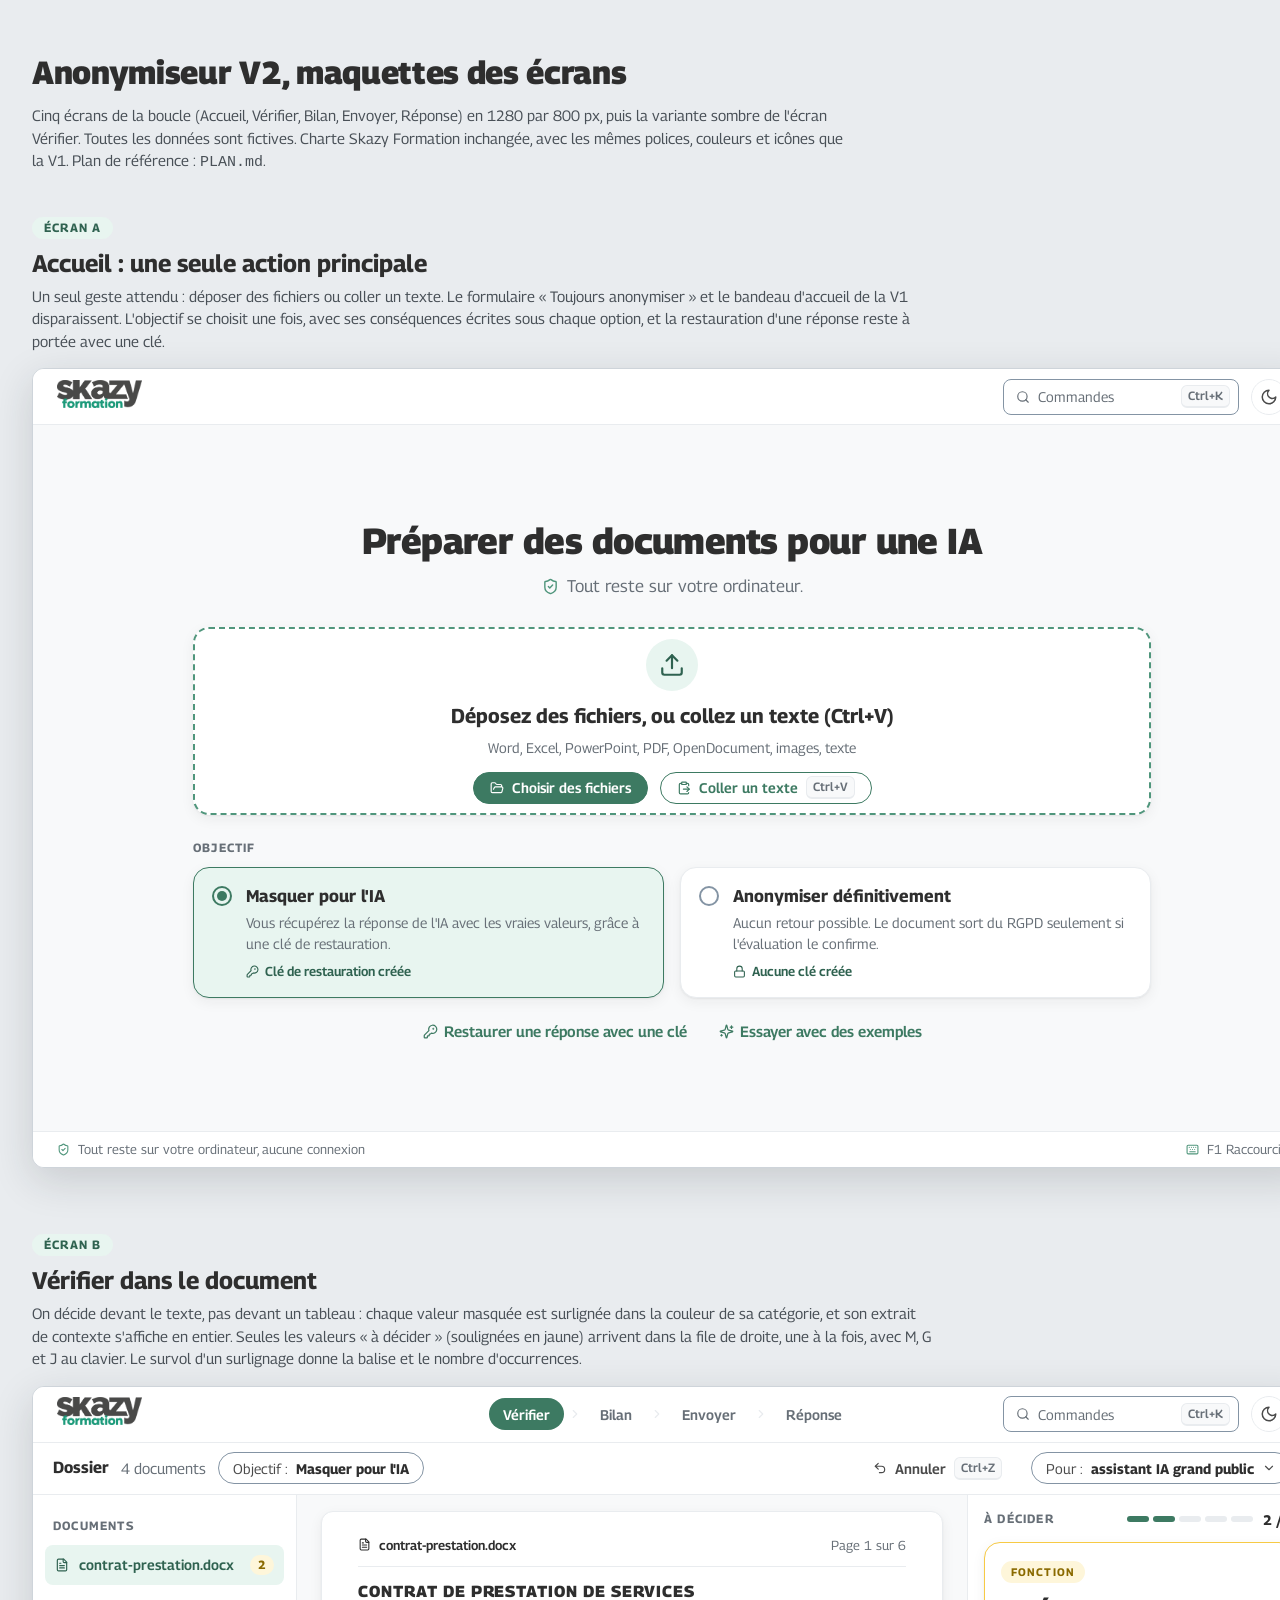
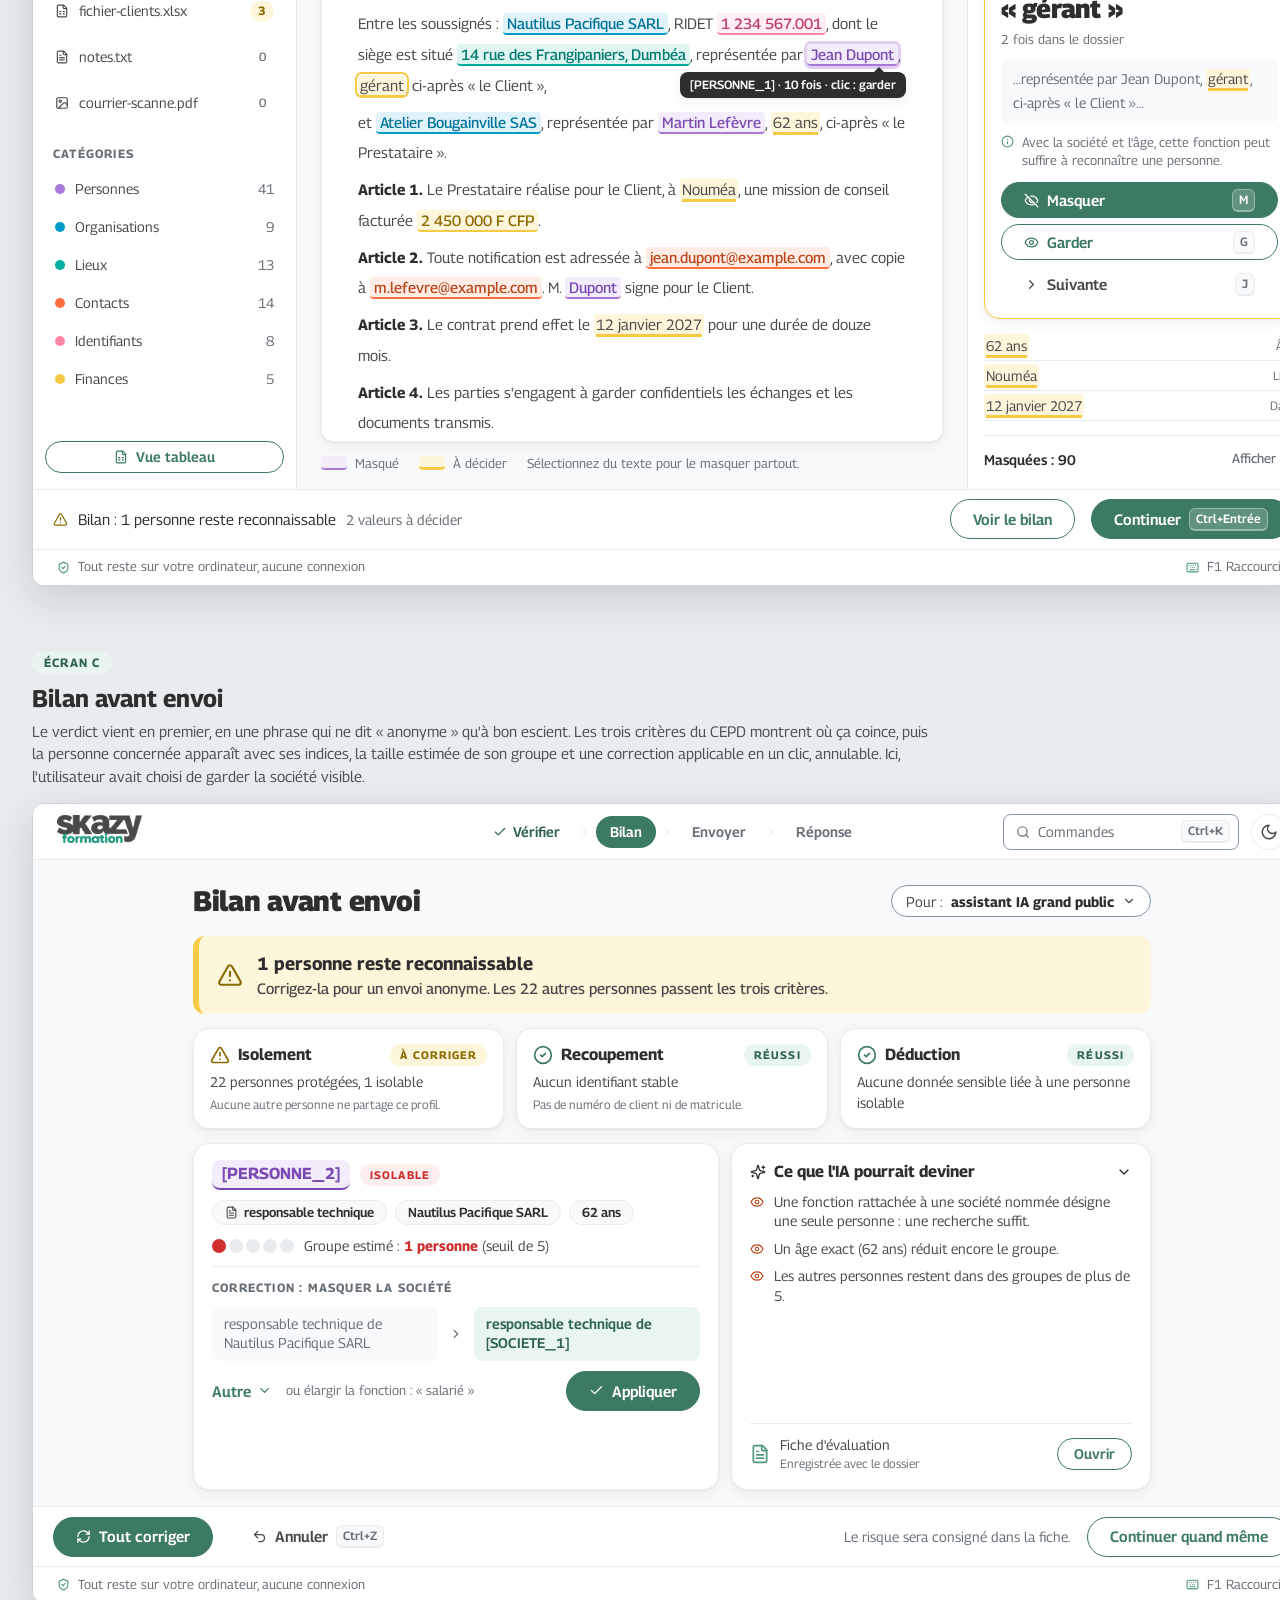
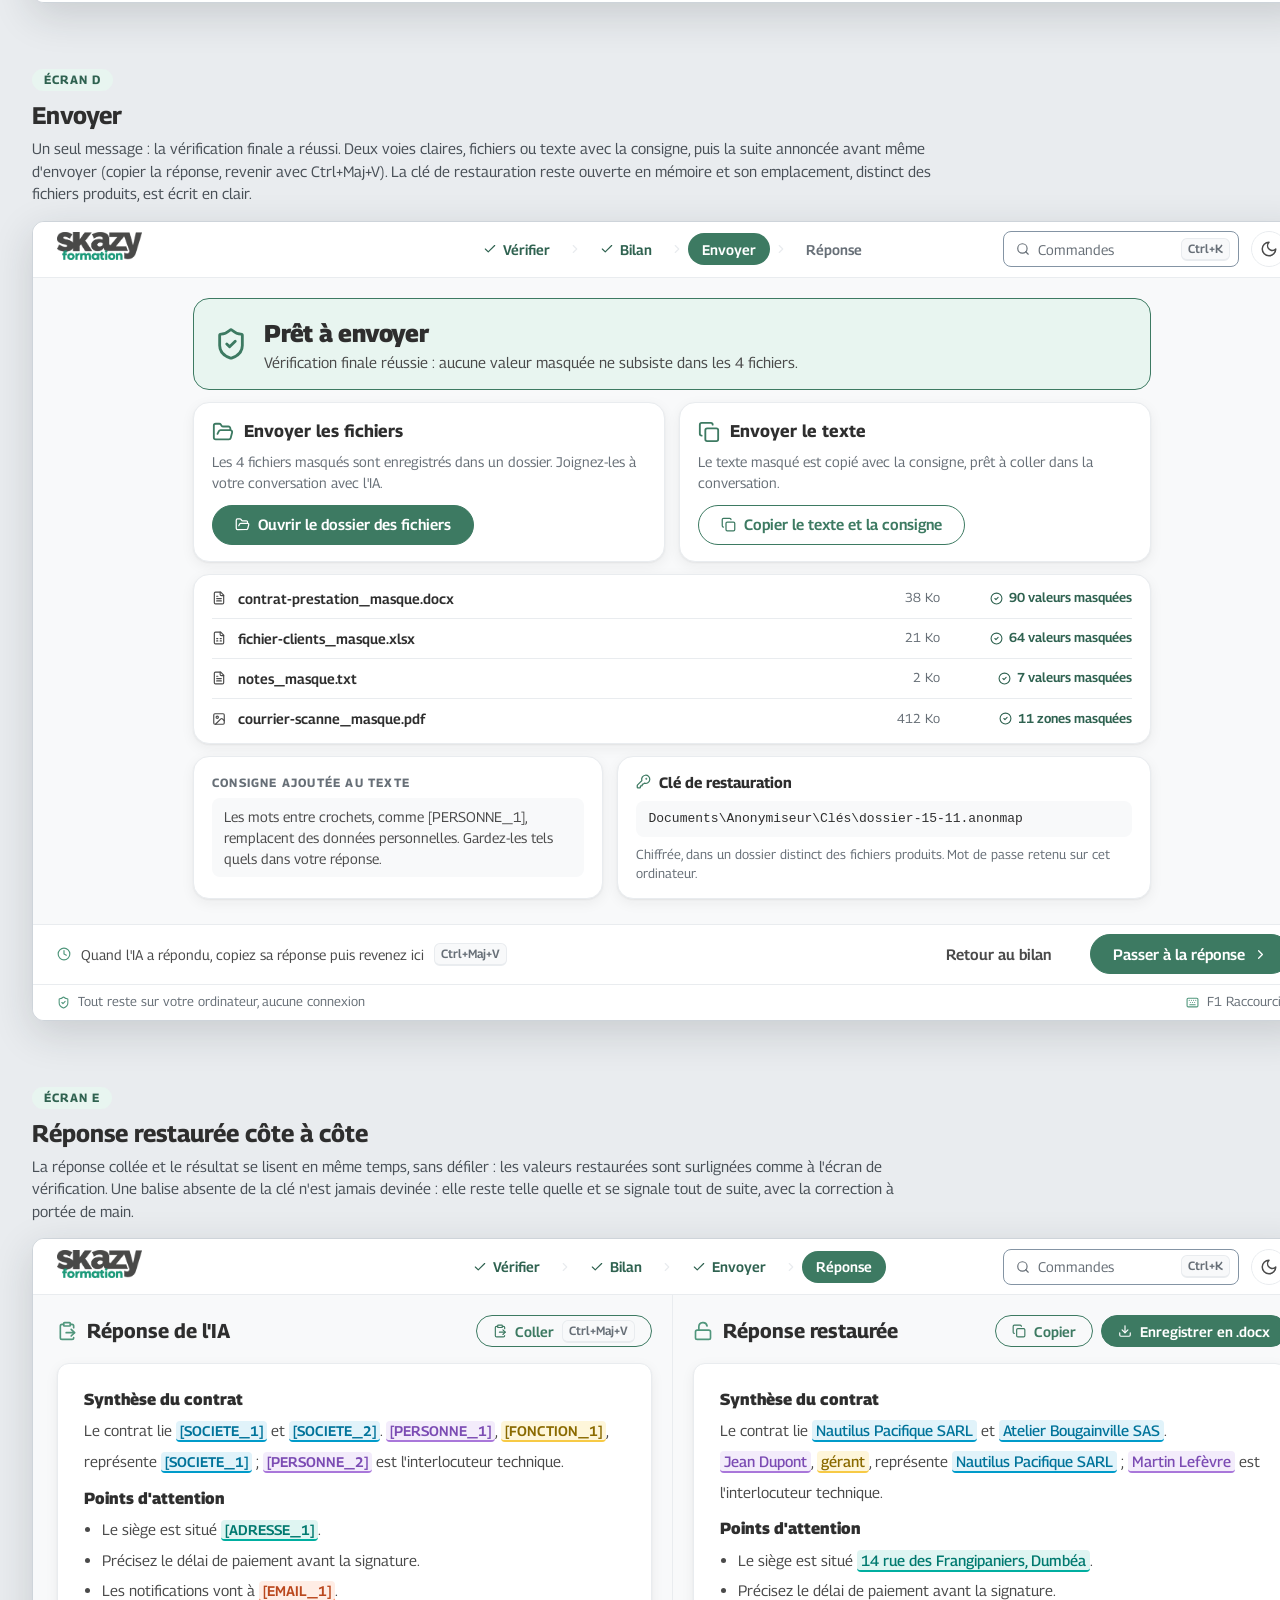
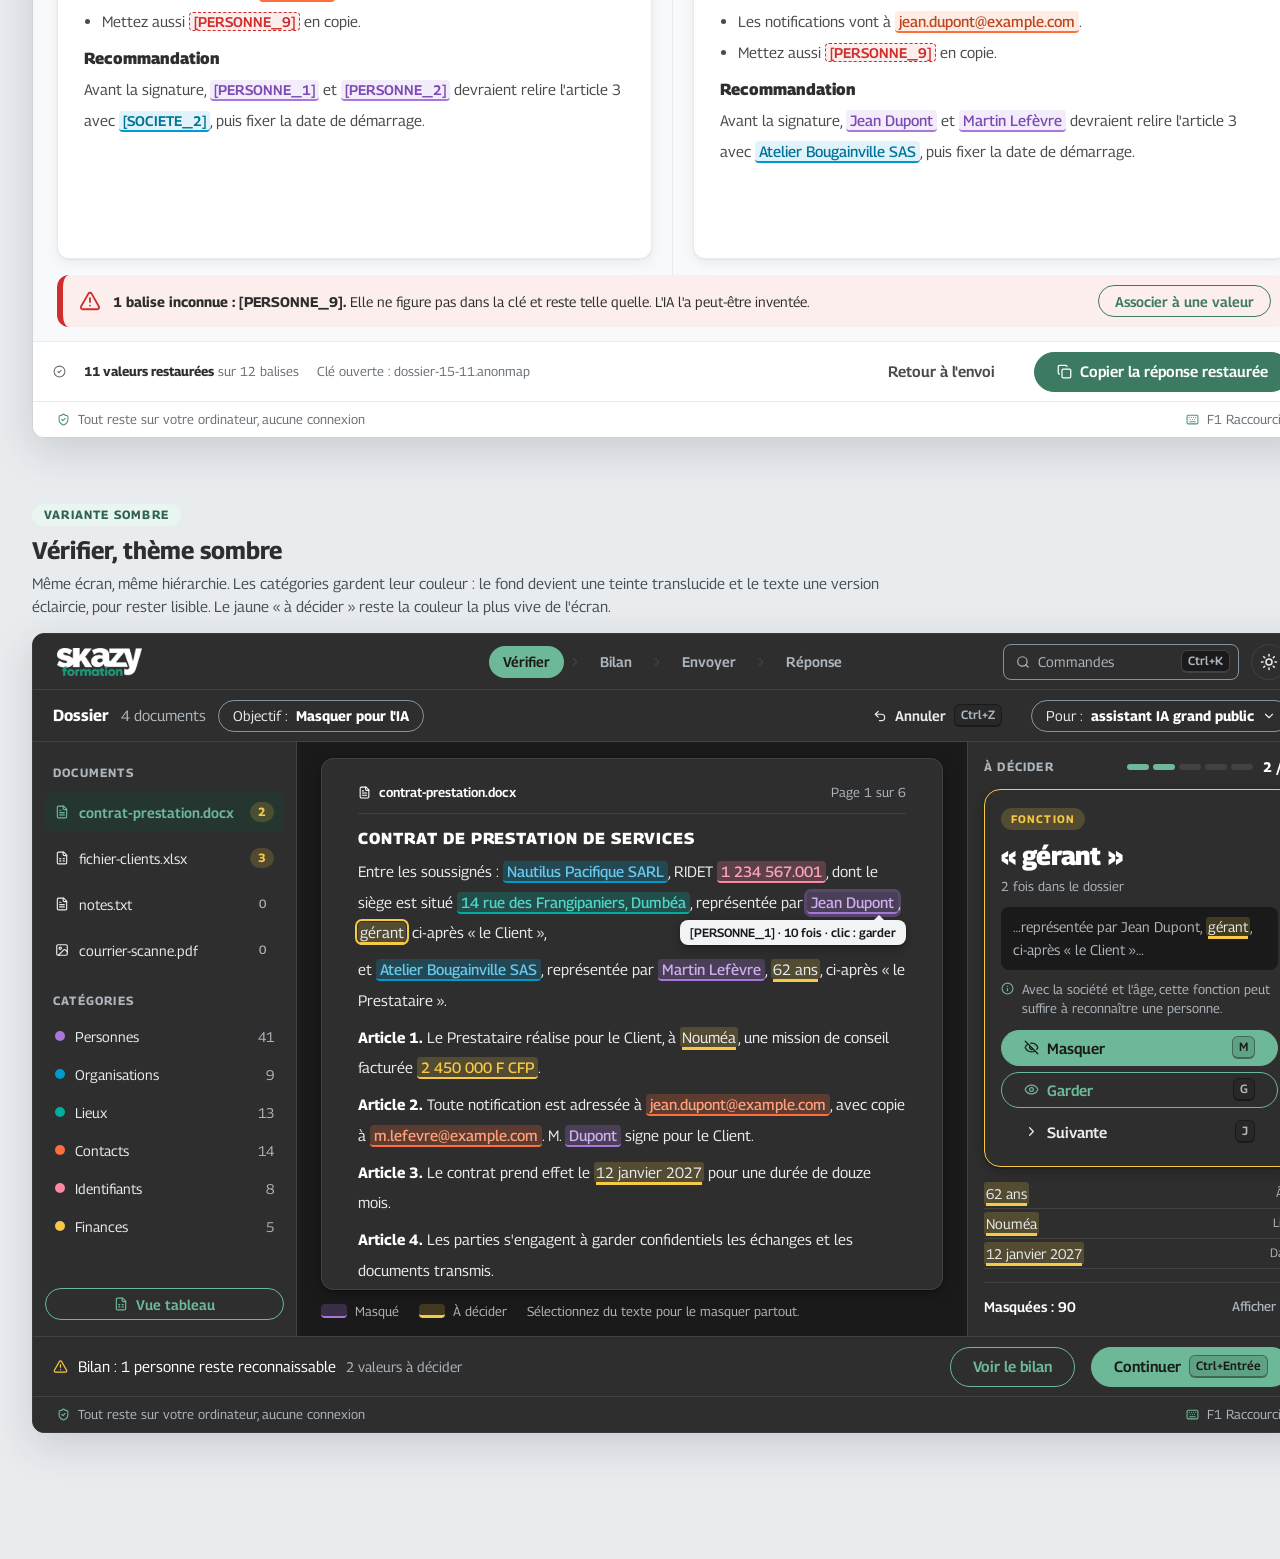
<file: docs/v2/maquettes.html>
<!doctype html>
<html lang="fr">
<head>
<meta charset="utf-8">
<meta name="viewport" content="width=1344">
<title>Anonymiseur V2, maquettes des écrans</title>
<style>
@font-face{font-family:"Georama";font-weight:400;src:url("../../assets/charte/fonts/Georama-400.ttf") format("truetype");}
@font-face{font-family:"Georama";font-weight:500;src:url("../../assets/charte/fonts/Georama-500.ttf") format("truetype");}
@font-face{font-family:"Georama";font-weight:600;src:url("../../assets/charte/fonts/Georama-600.ttf") format("truetype");}
@font-face{font-family:"Georama";font-weight:700;src:url("../../assets/charte/fonts/Georama-700.ttf") format("truetype");}
@font-face{font-family:"Georama";font-weight:800;src:url("../../assets/charte/fonts/Georama-800.ttf") format("truetype");}

*{box-sizing:border-box;margin:0;padding:0}
html{background:#e9ecef}
body{font-family:"Georama",system-ui,sans-serif;color:#343a40;min-width:1344px;padding:48px 32px 64px;font-size:15px;line-height:1.5}
.page-titre{width:1280px;margin:0 auto 40px}
.page-titre h1{font-size:32px;font-weight:800;color:#2e2e2e;letter-spacing:-.01em}
.page-titre p{color:#495057;max-width:820px;margin-top:8px}
.ecran{width:1280px;margin:0 auto 64px}
.notes{margin-bottom:16px;max-width:900px}
.notes .rep{display:inline-block;font-size:12px;font-weight:700;letter-spacing:.1em;text-transform:uppercase;color:#2f6250;background:#e8f5f0;border-radius:999px;padding:2px 12px}
.notes h2{font-size:24px;font-weight:700;color:#2e2e2e;margin:6px 0 4px}
.notes p{color:#495057;font-size:15px}

/* ---------- cadre d'application ---------- */
.frame{
  --bg:#f8f9fa; --surface:#ffffff; --line:#e9ecef; --text:#4a4a4a; --strong:#2e2e2e; --muted:#676f77; --field:#8494a4;
  --btn:#3d7a62; --btn-h:#2f6250; --btn-on:#ffffff; --brand:#50967c; --brand-sub:#e8f5f0; --brand-ink:#2f6250; --err:#d02d2d; --err-tint:#fdeeee;
  --pers-ink:#7b4bb3; --pers-tint:#f3ecfb; --pers-edge:#a977da;
  --org-ink:#00739a;  --org-tint:#e1f3fa;  --org-edge:#009bca;
  --lieu-ink:#00796f; --lieu-tint:#dff5f2; --lieu-edge:#00aea0;
  --cont-ink:#ba471d; --cont-tint:#ffede5; --cont-edge:#ff6e3d;
  --id-ink:#be3e64;   --id-tint:#ffeef3;   --id-edge:#ff86a5;
  --dec-ink:#8a6a00;  --dec-tint:#fef6da;  --dec-edge:#f7ca45;
  --shadow:0 1px 2px rgba(33,37,41,.06),0 4px 14px rgba(33,37,41,.06);
  width:1280px;height:800px;overflow:hidden;display:flex;flex-direction:column;
  background:var(--bg);color:var(--text);border-radius:12px;border:1px solid #ced4da;
  box-shadow:0 12px 40px rgba(33,37,41,.16);position:relative;
}
.frame.sombre{
  --bg:#1a1a1a; --surface:#2e2e2e; --line:#424242; --text:#e9ecef; --strong:#ffffff; --muted:#adb5bd; --field:#8494a4;
  --btn:#6db898; --btn-h:#86c7aa; --btn-on:#1a1a1a; --brand:#6db898; --brand-sub:#25352f; --brand-ink:#6db898; --err:#ff7b7b; --err-tint:#3a2424;
  --pers-ink:#cfaef0; --pers-tint:rgba(169,119,218,.24); --pers-edge:#a977da;
  --org-ink:#68c9ee;  --org-tint:rgba(0,155,202,.24);   --org-edge:#009bca;
  --lieu-ink:#4fd6c8; --lieu-tint:rgba(0,174,160,.24);  --lieu-edge:#00aea0;
  --cont-ink:#ffa07c; --cont-tint:rgba(255,110,61,.22); --cont-edge:#ff6e3d;
  --id-ink:#ffa3bb;   --id-tint:rgba(255,134,165,.22);  --id-edge:#ff86a5;
  --dec-ink:#f7ca45;  --dec-tint:rgba(247,202,69,.18);  --dec-edge:#f7ca45;
  --shadow:0 1px 2px rgba(0,0,0,.3),0 4px 14px rgba(0,0,0,.25);
  border-color:#3a3a3a;
}
.ic{width:1em;height:1em;flex:none;display:inline-block;vertical-align:-.125em}
.frame .logo-b{display:none}
.frame.sombre .logo-a{display:none}
.frame.sombre .logo-b{display:block}
.i16{font-size:16px}.i18{font-size:18px}.i20{font-size:20px}.i24{font-size:24px}.i32{font-size:32px}

/* en-tête */
.top{height:56px;flex:none;display:grid;grid-template-columns:1fr auto 1fr;align-items:center;padding:0 24px;background:var(--surface);border-bottom:1px solid var(--line)}
.top .logo{height:28px;width:auto}
.top .hd-r{display:flex;justify-content:flex-end;align-items:center;gap:12px}
.cmd{display:flex;align-items:center;gap:8px;height:36px;width:236px;padding:0 8px 0 12px;border:1px solid var(--field);border-radius:8px;color:var(--muted);font-size:14px;background:var(--surface)}
.cmd span{flex:1}
.theme{width:36px;height:36px;border-radius:999px;border:1px solid var(--line);display:grid;place-items:center;color:var(--text);background:var(--surface);font-size:18px}
kbd{font-family:inherit;font-size:12px;font-weight:600;color:var(--muted);background:var(--bg);border:1px solid var(--line);border-bottom-width:2px;border-radius:6px;padding:0 6px;line-height:20px;display:inline-block;white-space:nowrap}
.btn kbd{background:rgba(255,255,255,.18);border-color:rgba(255,255,255,.35);color:inherit}
.frame.sombre .btn kbd{background:rgba(0,0,0,.12);border-color:rgba(0,0,0,.35)}
.btn.sec kbd,.btn.ghost kbd{background:var(--bg);border-color:var(--line);color:var(--muted)}

/* étapes */
.etapes{display:flex;gap:4px;list-style:none;align-items:center}
.etapes li{display:flex;align-items:center;gap:6px;height:32px;padding:0 14px;border-radius:999px;font-size:14px;font-weight:600;color:var(--muted)}
.etapes li.fait{color:var(--brand-ink)}
.etapes li.cour{background:var(--btn);color:var(--btn-on)}
.etapes .sep{color:var(--line);padding:0;height:auto}

/* pied */
.pied{height:36px;flex:none;display:flex;align-items:center;justify-content:space-between;padding:0 24px;border-top:1px solid var(--line);background:var(--surface);font-size:13px;color:var(--muted)}
.pied .g{display:flex;align-items:center;gap:8px}
.pied .g svg{color:var(--brand)}
.corps{flex:1;min-height:0;display:flex;flex-direction:column}

/* boutons */
.btn{display:inline-flex;align-items:center;justify-content:center;gap:8px;height:40px;padding:0 22px;border-radius:999px;background:var(--btn);color:var(--btn-on);font:inherit;font-size:15px;font-weight:600;border:1.5px solid var(--btn);white-space:nowrap}
.btn.sec{background:transparent;color:var(--btn)}
.btn.ghost{background:transparent;border-color:transparent;color:var(--text)}
.btn.sm{height:32px;padding:0 16px;font-size:14px}
.btn.lg{height:48px;padding:0 28px;font-size:16px}
.btn.off{opacity:.5}
.carte{background:var(--surface);border:1px solid var(--line);border-radius:16px;box-shadow:var(--shadow)}
.badge{display:inline-flex;align-items:center;gap:6px;font-size:11px;font-weight:700;letter-spacing:.1em;text-transform:uppercase;padding:2px 10px;border-radius:999px;line-height:18px}
.b-dec{background:var(--dec-tint);color:var(--dec-ink)}
.b-ok{background:var(--brand-sub);color:var(--brand-ink)}
.b-pers{background:var(--pers-tint);color:var(--pers-ink)}
.b-err{background:var(--err-tint);color:var(--err)}
.etiq{font-size:12px;font-weight:700;letter-spacing:.1em;text-transform:uppercase;color:var(--muted)}
.lien{color:var(--btn);font-weight:600;display:inline-flex;align-items:center;gap:6px}

/* ---------- surlignages ---------- */
.m{border-radius:4px;padding:1px 4px;font-weight:500;border-bottom:2px solid;position:relative;white-space:nowrap}
.m.pers{background:var(--pers-tint);color:var(--pers-ink);border-color:var(--pers-edge)}
.m.org{background:var(--org-tint);color:var(--org-ink);border-color:var(--org-edge)}
.m.lieu{background:var(--lieu-tint);color:var(--lieu-ink);border-color:var(--lieu-edge)}
.m.cont{background:var(--cont-tint);color:var(--cont-ink);border-color:var(--cont-edge)}
.m.id{background:var(--id-tint);color:var(--id-ink);border-color:var(--id-edge)}
.m.fin{background:var(--dec-tint);color:var(--dec-ink);border-color:var(--dec-edge)}
.d{text-decoration:underline;text-decoration-color:var(--dec-edge);text-decoration-thickness:3px;text-underline-offset:4px;background:var(--dec-tint);border-radius:3px;padding:1px 2px}
.d.cour{outline:2px solid var(--dec-edge);outline-offset:1px;border-radius:4px}
.tip{position:absolute;right:-8px;top:calc(100% + 8px);background:var(--strong);color:var(--bg);font-size:12px;font-weight:600;line-height:1.3;padding:5px 10px;border-radius:8px;white-space:nowrap;box-shadow:var(--shadow);z-index:3}
.frame.sombre .tip{background:#f1f3f5;color:#1a1a1a}
.tip:after{content:"";position:absolute;right:22px;bottom:100%;border:5px solid transparent;border-bottom-color:var(--strong)}
.frame.sombre .tip:after{border-bottom-color:#f1f3f5}
.m.surv{box-shadow:0 0 0 3px color-mix(in srgb,var(--pers-edge) 35%,transparent)}
.cat-dot{width:10px;height:10px;border-radius:999px;flex:none}
.c-pers{background:var(--pers-edge)}.c-org{background:var(--org-edge)}.c-lieu{background:var(--lieu-edge)}.c-cont{background:var(--cont-edge)}.c-id{background:var(--id-edge)}.c-fin{background:var(--dec-edge)}

/* ---------- A ---------- */
.accueil{flex:1;display:flex;flex-direction:column;align-items:center;justify-content:center;padding:0 160px;gap:0}
.accueil h3{font-size:36px;font-weight:800;color:var(--strong);letter-spacing:-.015em}
.accueil .sous{color:var(--muted);font-size:17px;margin-top:6px;display:flex;align-items:center;gap:8px}
.accueil .sous svg{color:var(--brand)}
.depot{margin-top:28px;width:100%;height:188px;border:2px dashed var(--brand);border-radius:16px;background:var(--surface);display:flex;flex-direction:column;align-items:center;justify-content:center;gap:6px;box-shadow:var(--shadow)}
.depot .rond{width:52px;height:52px;border-radius:999px;background:var(--brand-sub);color:var(--brand-ink);display:grid;place-items:center;font-size:26px;margin-bottom:4px}
.depot .t{font-size:20px;font-weight:700;color:var(--strong)}
.depot .f{color:var(--muted);font-size:14px}
.depot .btns{display:flex;gap:12px;margin-top:8px}
.objectif{margin-top:24px;width:100%}
.objectif .etiq{margin-bottom:10px;display:block}
.deux{display:grid;grid-template-columns:1fr 1fr;gap:16px}
.choix{display:flex;gap:14px;padding:16px 18px;border-radius:16px;background:var(--surface);border:1.5px solid var(--line);box-shadow:var(--shadow)}
.choix.on{border-color:var(--btn);background:var(--brand-sub)}
.radio{width:20px;height:20px;border-radius:999px;border:2px solid var(--field);flex:none;margin-top:2px;display:grid;place-items:center}
.choix.on .radio{border-color:var(--btn)}
.choix.on .radio:after{content:"";width:10px;height:10px;border-radius:999px;background:var(--btn)}
.choix h4{font-size:17px;font-weight:700;color:var(--strong)}
.choix p{font-size:14px;color:var(--muted);margin-top:2px}
.choix .pt{display:flex;align-items:center;gap:6px;margin-top:8px;font-size:13px;font-weight:600;color:var(--brand-ink)}
.liens{margin-top:22px;display:flex;gap:32px}

/* ---------- B ---------- */
.barre{height:52px;flex:none;display:flex;align-items:center;justify-content:space-between;padding:0 20px;background:var(--surface);border-bottom:1px solid var(--line)}
.barre .g{display:flex;align-items:center;gap:12px}
.barre b{font-weight:700;color:var(--strong);font-size:16px}
.pill{display:inline-flex;align-items:center;gap:8px;height:32px;padding:0 14px;border:1px solid var(--field);border-radius:999px;font-size:14px;background:var(--surface);color:var(--text)}
.pill b{font-size:14px;color:var(--strong)}
.trois{flex:1;min-height:0;display:grid;grid-template-columns:264px 1fr 344px}
.gauche{padding:16px 12px;border-right:1px solid var(--line);background:var(--surface);display:flex;flex-direction:column;gap:6px;min-height:0}
.gauche .etiq{padding:0 8px;margin:6px 0 4px}
.doc{display:flex;align-items:center;gap:10px;height:40px;padding:0 10px;border-radius:8px;font-size:14px;color:var(--text)}
.doc.on{background:var(--brand-sub);color:var(--brand-ink);font-weight:600}
.doc .n{margin-left:auto;font-size:12px;font-weight:700;background:var(--dec-tint);color:var(--dec-ink);border-radius:999px;padding:0 8px;line-height:20px}
.doc .n.z{background:transparent;color:var(--muted);font-weight:500}
.doc span.nom{white-space:nowrap;overflow:hidden;text-overflow:ellipsis}
.catl{display:flex;align-items:center;gap:10px;height:32px;padding:0 10px;font-size:14px}
.catl .n{margin-left:auto;color:var(--muted);font-variant-numeric:tabular-nums}
.gauche .bas{margin-top:auto;display:flex;flex-direction:column;gap:4px}
.centre{background:var(--bg);padding:16px 24px;display:flex;flex-direction:column;min-height:0;min-width:0}
.papier{flex:1;min-height:0;background:var(--surface);border:1px solid var(--line);border-radius:12px;box-shadow:var(--shadow);padding:24px 36px 0;font-size:15px;line-height:2.05;display:flex;flex-direction:column;overflow:hidden}
.papier .en{display:flex;justify-content:space-between;align-items:center;font-size:13px;color:var(--muted);line-height:1.4;margin-bottom:12px;padding-bottom:12px;border-bottom:1px solid var(--line)}
.papier .en b{color:var(--strong);font-weight:600;display:flex;align-items:center;gap:8px}
.papier h5{font-size:16px;font-weight:800;letter-spacing:.06em;color:var(--strong);margin-bottom:4px;line-height:1.6}
.papier p{margin-bottom:6px}
.papier .art{font-weight:700;color:var(--strong)}
.legende{display:flex;align-items:center;gap:20px;font-size:13px;color:var(--muted);margin-top:12px;line-height:1.4}
.legende .l{display:flex;align-items:center;gap:8px}
.legende i{display:inline-block;width:26px;height:14px;border-radius:4px}
.legende .a{background:var(--pers-tint);border-bottom:2px solid var(--pers-edge)}
.legende .b{background:var(--dec-tint);border-bottom:3px solid var(--dec-edge)}
.droite{padding:14px 16px;border-left:1px solid var(--line);background:var(--surface);display:flex;flex-direction:column;gap:12px;min-height:0}
.droite .tete{display:flex;align-items:center;justify-content:space-between}
.droite .prog{display:flex;gap:4px}
.droite .prog i{width:22px;height:6px;border-radius:99px;background:var(--line)}
.droite .prog i.f{background:var(--btn)}
.valcour{border:1.5px solid var(--dec-edge);background:var(--surface);border-radius:16px;padding:16px;box-shadow:var(--shadow)}
.valcour .v{font-size:26px;font-weight:800;color:var(--strong);margin:6px 0 2px;letter-spacing:-.01em}
.valcour .meta{font-size:13px;color:var(--muted)}
.extrait{background:var(--bg);border-radius:8px;padding:8px 12px;font-size:14px;line-height:1.7;margin:10px 0}
.extrait em{font-style:normal;color:var(--muted)}
.pourquoi{font-size:13px;color:var(--muted);display:flex;gap:8px;line-height:1.45}
.pourquoi svg{color:var(--brand);margin-top:2px}
.actions{display:flex;flex-direction:column;gap:6px;margin-top:12px}
.actions .btn{justify-content:flex-start;height:36px}
.actions .btn kbd{margin-left:auto}
.suite{display:flex;flex-direction:column}
.suite .it{display:flex;align-items:center;gap:8px;height:30px;font-size:14px;border-bottom:1px solid var(--line)}
.suite .it .t{margin-left:auto;font-size:12px;color:var(--muted)}
.repli{display:flex;align-items:center;justify-content:space-between;height:40px;margin-top:auto;border-top:1px solid var(--line);padding-top:8px;font-size:14px;font-weight:600;color:var(--strong)}
.repli span{color:var(--muted);font-weight:500;font-size:13px}
.bas-barre{height:60px;flex:none;display:flex;align-items:center;justify-content:space-between;padding:0 20px;background:var(--surface);border-top:1px solid var(--line)}
.bas-barre .bilan{display:flex;align-items:center;gap:10px;font-size:15px;color:var(--strong)}
.bas-barre .bilan svg{color:var(--dec-ink)}
.bas-barre .bilan span{color:var(--muted);font-size:14px}
.bas-barre .g{display:flex;align-items:center;gap:16px}

/* ---------- C ---------- */
.bilan-c{flex:1;min-height:0;display:flex;flex-direction:column;padding:20px 160px 16px;gap:14px}
.bilan-c .t1{display:flex;align-items:center;justify-content:space-between}
.bilan-c h3{font-size:28px;font-weight:800;color:var(--strong);letter-spacing:-.01em}
.verdict{display:flex;align-items:center;gap:14px;padding:14px 18px;border-radius:12px;background:var(--dec-tint);border-left:6px solid var(--dec-edge);color:var(--strong);font-size:18px;font-weight:700}
.verdict svg{color:var(--dec-ink);font-size:26px}
.verdict span{font-weight:500;color:var(--text);font-size:15px;display:block}
.crit{display:grid;grid-template-columns:repeat(3,1fr);gap:12px}
.cr{padding:14px 16px;display:flex;flex-direction:column;gap:4px}
.cr .h{display:flex;align-items:center;justify-content:space-between}
.cr .nom{font-weight:700;color:var(--strong);font-size:16px;display:flex;align-items:center;gap:8px}
.cr .nom svg{font-size:20px}
.cr .ok svg,.cr.ok .nom svg{color:var(--btn)}
.cr.att .nom svg{color:var(--dec-ink)}
.cr p{font-size:14px;color:var(--text)}
.cr small{font-size:12px;color:var(--muted)}
.cols-c{flex:1;min-height:0;display:grid;grid-template-columns:1.25fr 1fr;gap:12px}
.pers-c{padding:16px 18px;display:flex;flex-direction:column;gap:10px}
.pers-c .ent{display:flex;align-items:center;gap:10px}
.pers-c .ent .tg{font-weight:700;font-size:16px;color:var(--pers-ink);background:var(--pers-tint);border-radius:8px;padding:2px 10px}
.profil{display:flex;flex-wrap:wrap;gap:8px}
.chip{display:inline-flex;align-items:center;gap:6px;border:1px solid var(--line);border-radius:999px;padding:2px 12px;font-size:13px;background:var(--bg);color:var(--text)}
.chip b{color:var(--strong);font-weight:600}
.groupe{display:flex;align-items:center;gap:10px;font-size:14px}
.groupe .jauge{display:flex;gap:3px}
.groupe .jauge i{width:14px;height:14px;border-radius:99px;background:var(--line)}
.groupe .jauge i.u{background:var(--err)}
.groupe b{color:var(--err)}
.corr{border-top:1px solid var(--line);padding-top:12px;display:flex;flex-direction:column;gap:10px}
.avap{display:grid;grid-template-columns:1fr 24px 1fr;align-items:center;gap:6px;font-size:14px}
.avap .av,.avap .ap{padding:8px 12px;border-radius:8px;line-height:1.35}
.avap .av{background:var(--bg);color:var(--muted)}
.avap .ap{background:var(--brand-sub);color:var(--brand-ink);font-weight:600}
.avap svg{color:var(--muted);justify-self:center}
.corr .act{display:flex;align-items:center;justify-content:space-between;gap:12px}
.corr .act .g{display:flex;align-items:center;gap:14px}
.ia-c{padding:16px 18px;display:flex;flex-direction:column;gap:8px}
.ia-c .h{display:flex;align-items:center;justify-content:space-between;font-weight:700;color:var(--strong);font-size:16px}
.ia-c .h span{display:flex;align-items:center;gap:8px}
.ia-c .h svg.sp{color:var(--cont-ink)}
.ia-c ul{list-style:none;display:flex;flex-direction:column;gap:8px;font-size:14px}
.ia-c li{display:flex;gap:10px;line-height:1.4}
.ia-c li svg{color:var(--cont-ink);margin-top:3px}
.ia-c .fiche{margin-top:auto;border-top:1px solid var(--line);padding-top:10px;display:flex;align-items:center;justify-content:space-between;font-size:14px}
.ia-c .fiche .g{display:flex;align-items:center;gap:10px}
.ia-c .fiche svg{color:var(--brand);font-size:20px}
.ia-c .fiche small{display:block;color:var(--muted);font-size:12px}

/* ---------- D ---------- */
.envoi{flex:1;min-height:0;display:flex;flex-direction:column;padding:20px 160px 16px;gap:12px}
.pret{display:flex;align-items:center;gap:16px;padding:16px 20px;border-radius:16px;background:var(--brand-sub);border:1.5px solid var(--btn)}
.pret svg{color:var(--btn);font-size:34px}
.pret h3{font-size:24px;font-weight:800;color:var(--strong);letter-spacing:-.01em}
.pret p{color:var(--text);font-size:15px}
.voies{display:grid;grid-template-columns:1fr 1fr;gap:14px}
.voie{padding:16px 18px;display:flex;flex-direction:column;gap:6px}
.voie .h{display:flex;align-items:center;gap:10px;font-weight:700;font-size:17px;color:var(--strong)}
.voie .h svg{color:var(--btn);font-size:22px}
.voie p{font-size:14px;color:var(--muted);flex:1}
.voie .btn{align-self:flex-start;margin-top:6px}
.fich{padding:4px 18px}
.fich .li{display:flex;align-items:center;gap:12px;height:40px;border-bottom:1px solid var(--line);font-size:14px}
.fich .li:last-child{border-bottom:0}
.fich .li svg.f{color:var(--muted);font-size:18px}
.fich .li .nm{font-weight:600;color:var(--strong);flex:1}
.fich .li .ok{width:180px;justify-content:flex-end;display:flex;align-items:center;gap:6px;color:var(--brand-ink);font-size:13px;font-weight:600}
.fich .li .sz{color:var(--muted);font-size:13px;width:70px;text-align:right}
.bas2{display:grid;grid-template-columns:1fr 1.3fr;gap:14px}
.consigne{padding:14px 18px;font-size:14px}
.consigne q{display:block;margin-top:6px;font-style:normal;color:var(--text);line-height:1.5;background:var(--bg);border-radius:8px;padding:8px 12px;quotes:none}
.cle{padding:14px 18px;display:flex;flex-direction:column;gap:8px}
.cle .h{display:flex;align-items:center;gap:8px;font-weight:700;color:var(--strong);font-size:15px}
.cle .h svg{color:var(--btn)}
.cle .chemin{font-family:ui-monospace,Consolas,monospace;font-size:13px;background:var(--bg);border-radius:8px;padding:8px 12px;color:var(--strong)}
.cle p{font-size:13px;color:var(--muted)}
.attente{display:flex;align-items:center;gap:10px;font-size:14px;color:var(--text);padding:0 4px}
.attente svg{color:var(--brand)}

/* ---------- E ---------- */
.rep2{flex:1;min-height:0;display:grid;grid-template-columns:1fr 1fr}
.vol{display:flex;flex-direction:column;min-height:0;padding:16px 20px 16px 24px;gap:12px}
.vol + .vol{border-left:1px solid var(--line);padding:16px 24px 16px 20px}
.vol .tete{display:flex;align-items:center;justify-content:space-between;height:40px}
.vol .tete h3{font-size:20px;font-weight:700;color:var(--strong);display:flex;align-items:center;gap:10px}
.vol .tete h3 svg{color:var(--brand)}
.vol .tete .g{display:flex;gap:8px}
.texte{flex:1;min-height:0;background:var(--surface);border:1px solid var(--line);border-radius:12px;box-shadow:var(--shadow);padding:22px 26px;font-size:15px;line-height:2.05;overflow:hidden}
.texte h5{font-size:16px;font-weight:800;color:var(--strong);margin-bottom:2px;line-height:1.7}
.texte p{margin-bottom:8px}
.texte ul{margin:0 0 8px 18px}
.tg{font-weight:600;border-radius:4px;padding:1px 4px;border-bottom:2px solid;font-size:14px;white-space:nowrap}
.tg.pers{background:var(--pers-tint);color:var(--pers-ink);border-color:var(--pers-edge)}
.tg.org{background:var(--org-tint);color:var(--org-ink);border-color:var(--org-edge)}
.tg.lieu{background:var(--lieu-tint);color:var(--lieu-ink);border-color:var(--lieu-edge)}
.tg.cont{background:var(--cont-tint);color:var(--cont-ink);border-color:var(--cont-edge)}
.tg.dec{background:var(--dec-tint);color:var(--dec-ink);border-color:var(--dec-edge)}
.tg.inconnue{background:var(--err-tint);color:var(--err);border:1.5px dashed var(--err);padding:0 4px}
.alerte{margin:0 24px 14px;display:flex;align-items:center;gap:12px;padding:10px 16px;border-radius:12px;background:var(--err-tint);border-left:6px solid var(--err);font-size:14px;color:var(--strong)}
.alerte svg{color:var(--err);font-size:22px}
.alerte b{font-weight:700}
.alerte .btn{margin-left:auto}
.res{display:flex;gap:18px;font-size:13px;color:var(--muted);align-items:center}
.res b{color:var(--strong)}
</style>
</head>
<body>

<div class="page-titre">
  <h1>Anonymiseur V2, maquettes des écrans</h1>
  <p>Cinq écrans de la boucle (Accueil, Vérifier, Bilan, Envoyer, Réponse) en 1280 par 800 px, puis la variante sombre de l'écran Vérifier. Toutes les données sont fictives. Charte Skazy Formation inchangée, avec les mêmes polices, couleurs et icônes que la V1. Plan de référence : <code>PLAN.md</code>.</p>
</div>

<!-- ===================== A ===================== -->
<section class="ecran">
  <div class="notes">
    <span class="rep">Écran A</span>
    <h2>Accueil : une seule action principale</h2>
    <p>Un seul geste attendu : déposer des fichiers ou coller un texte. Le formulaire « Toujours anonymiser » et le bandeau d'accueil de la V1 disparaissent. L'objectif se choisit une fois, avec ses conséquences écrites sous chaque option, et la restauration d'une réponse reste à portée avec une clé.</p>
  </div>
  <div class="frame">
    <header class="top">
      <div><img class="logo logo-a" src="../../assets/charte/logo-color.png" alt="Skazy"><img class="logo logo-b" src="../../assets/charte/logo-white-color.png" alt="Skazy"></div>
      <div></div>
      <div class="hd-r"><div class="cmd"><svg class="ic" viewBox="0 0 24 24" fill="none" stroke="currentColor" stroke-width="2" stroke-linecap="round" stroke-linejoin="round" aria-hidden="true"><circle cx="11" cy="11" r="8" /> <path d="m21 21-4.3-4.3" /></svg><span>Commandes</span><kbd>Ctrl+K</kbd></div><div class="theme" title="Thème"><svg class="ic" viewBox="0 0 24 24" fill="none" stroke="currentColor" stroke-width="2" stroke-linecap="round" stroke-linejoin="round" aria-hidden="true"><path d="M12 3a6 6 0 0 0 9 9 9 9 0 1 1-9-9Z" /></svg></div></div>
    </header>
    <main class="corps">
      <div class="accueil">
        <h3>Préparer des documents pour une IA</h3>
        <div class="sous"><svg class="ic" viewBox="0 0 24 24" fill="none" stroke="currentColor" stroke-width="2" stroke-linecap="round" stroke-linejoin="round" aria-hidden="true"><path d="M20 13c0 5-3.5 7.5-7.66 8.95a1 1 0 0 1-.67-.01C7.5 20.5 4 18 4 13V6a1 1 0 0 1 1-1c2 0 4.5-1.2 6.24-2.72a1.17 1.17 0 0 1 1.52 0C14.51 3.81 17 5 19 5a1 1 0 0 1 1 1z" /> <path d="m9 12 2 2 4-4" /></svg> Tout reste sur votre ordinateur.</div>
        <div class="depot">
          <div class="rond"><svg class="ic" viewBox="0 0 24 24" fill="none" stroke="currentColor" stroke-width="2" stroke-linecap="round" stroke-linejoin="round" aria-hidden="true"><path d="M21 15v4a2 2 0 0 1-2 2H5a2 2 0 0 1-2-2v-4" /> <polyline points="17 8 12 3 7 8" /> <line x1="12" x2="12" y1="3" y2="15" /></svg></div>
          <div class="t">Déposez des fichiers, ou collez un texte (Ctrl+V)</div>
          <div class="f">Word, Excel, PowerPoint, PDF, OpenDocument, images, texte</div>
          <div class="btns">
            <span class="btn sm"><svg class="ic" viewBox="0 0 24 24" fill="none" stroke="currentColor" stroke-width="2" stroke-linecap="round" stroke-linejoin="round" aria-hidden="true"><path d="m6 14 1.5-2.9A2 2 0 0 1 9.24 10H20a2 2 0 0 1 1.94 2.5l-1.54 6a2 2 0 0 1-1.95 1.5H4a2 2 0 0 1-2-2V5a2 2 0 0 1 2-2h3.9a2 2 0 0 1 1.69.9l.81 1.2a2 2 0 0 0 1.67.9H18a2 2 0 0 1 2 2v2" /></svg> Choisir des fichiers</span>
            <span class="btn sm sec"><svg class="ic" viewBox="0 0 24 24" fill="none" stroke="currentColor" stroke-width="2" stroke-linecap="round" stroke-linejoin="round" aria-hidden="true"><path d="M15 2H9a1 1 0 0 0-1 1v2c0 .6.4 1 1 1h6c.6 0 1-.4 1-1V3c0-.6-.4-1-1-1Z" /> <path d="M8 4H6a2 2 0 0 0-2 2v14a2 2 0 0 0 2 2h12a2 2 0 0 0 2-2M16 4h2a2 2 0 0 1 2 2v2M11 14h10" /> <path d="m17 10 4 4-4 4" /></svg> Coller un texte <kbd>Ctrl+V</kbd></span>
          </div>
        </div>
        <div class="objectif">
          <span class="etiq">Objectif</span>
          <div class="deux">
            <div class="choix on">
              <div class="radio"></div>
              <div><h4>Masquer pour l'IA</h4><p>Vous récupérez la réponse de l'IA avec les vraies valeurs, grâce à une clé de restauration.</p>
              <div class="pt"><svg class="ic" viewBox="0 0 24 24" fill="none" stroke="currentColor" stroke-width="2" stroke-linecap="round" stroke-linejoin="round" aria-hidden="true"><path d="M2.586 17.414A2 2 0 0 0 2 18.828V21a1 1 0 0 0 1 1h3a1 1 0 0 0 1-1v-1a1 1 0 0 1 1-1h1a1 1 0 0 0 1-1v-1a1 1 0 0 1 1-1h.172a2 2 0 0 0 1.414-.586l.814-.814a6.5 6.5 0 1 0-4-4z" /> <circle cx="16.5" cy="7.5" r=".5" fill="currentColor" /></svg> Clé de restauration créée</div></div>
            </div>
            <div class="choix">
              <div class="radio"></div>
              <div><h4>Anonymiser définitivement</h4><p>Aucun retour possible. Le document sort du RGPD seulement si l'évaluation le confirme.</p>
              <div class="pt"><svg class="ic" viewBox="0 0 24 24" fill="none" stroke="currentColor" stroke-width="2" stroke-linecap="round" stroke-linejoin="round" aria-hidden="true"><rect width="18" height="11" x="3" y="11" rx="2" ry="2" /> <path d="M7 11V7a5 5 0 0 1 10 0v4" /></svg> Aucune clé créée</div></div>
            </div>
          </div>
        </div>
        <div class="liens">
          <span class="lien"><svg class="ic" viewBox="0 0 24 24" fill="none" stroke="currentColor" stroke-width="2" stroke-linecap="round" stroke-linejoin="round" aria-hidden="true"><path d="M2.586 17.414A2 2 0 0 0 2 18.828V21a1 1 0 0 0 1 1h3a1 1 0 0 0 1-1v-1a1 1 0 0 1 1-1h1a1 1 0 0 0 1-1v-1a1 1 0 0 1 1-1h.172a2 2 0 0 0 1.414-.586l.814-.814a6.5 6.5 0 1 0-4-4z" /> <circle cx="16.5" cy="7.5" r=".5" fill="currentColor" /></svg> Restaurer une réponse avec une clé</span>
          <span class="lien"><svg class="ic" viewBox="0 0 24 24" fill="none" stroke="currentColor" stroke-width="2" stroke-linecap="round" stroke-linejoin="round" aria-hidden="true"><path d="M9.937 15.5A2 2 0 0 0 8.5 14.063l-6.135-1.582a.5.5 0 0 1 0-.962L8.5 9.936A2 2 0 0 0 9.937 8.5l1.582-6.135a.5.5 0 0 1 .963 0L14.063 8.5A2 2 0 0 0 15.5 9.937l6.135 1.581a.5.5 0 0 1 0 .964L15.5 14.063a2 2 0 0 0-1.437 1.437l-1.582 6.135a.5.5 0 0 1-.963 0z" /> <path d="M20 3v4" /> <path d="M22 5h-4" /> <path d="M4 17v2" /> <path d="M5 18H3" /></svg> Essayer avec des exemples</span>
        </div>
      </div>
    </main>
    <footer class="pied"><div class="g"><svg class="ic" viewBox="0 0 24 24" fill="none" stroke="currentColor" stroke-width="2" stroke-linecap="round" stroke-linejoin="round" aria-hidden="true"><path d="M20 13c0 5-3.5 7.5-7.66 8.95a1 1 0 0 1-.67-.01C7.5 20.5 4 18 4 13V6a1 1 0 0 1 1-1c2 0 4.5-1.2 6.24-2.72a1.17 1.17 0 0 1 1.52 0C14.51 3.81 17 5 19 5a1 1 0 0 1 1 1z" /> <path d="m9 12 2 2 4-4" /></svg> Tout reste sur votre ordinateur, aucune connexion</div><div class="g"><svg class="ic" viewBox="0 0 24 24" fill="none" stroke="currentColor" stroke-width="2" stroke-linecap="round" stroke-linejoin="round" aria-hidden="true"><path d="M10 8h.01" /> <path d="M12 12h.01" /> <path d="M14 8h.01" /> <path d="M16 12h.01" /> <path d="M18 8h.01" /> <path d="M6 8h.01" /> <path d="M7 16h10" /> <path d="M8 12h.01" /> <rect width="20" height="16" x="2" y="4" rx="2" /></svg> F1 Raccourcis</div></footer>
  </div>
</section>

<!-- ===================== B ===================== -->
<section class="ecran">
  <div class="notes">
    <span class="rep">Écran B</span>
    <h2>Vérifier dans le document</h2>
    <p>On décide devant le texte, pas devant un tableau : chaque valeur masquée est surlignée dans la couleur de sa catégorie, et son extrait de contexte s'affiche en entier. Seules les valeurs « à décider » (soulignées en jaune) arrivent dans la file de droite, une à la fois, avec M, G et J au clavier. Le survol d'un surlignage donne la balise et le nombre d'occurrences.</p>
  </div>
  <div class="frame">
    <header class="top">
      <div><img class="logo logo-a" src="../../assets/charte/logo-color.png" alt="Skazy"><img class="logo logo-b" src="../../assets/charte/logo-white-color.png" alt="Skazy"></div>
      <div><ol class="etapes"><li class="cour">Vérifier</li><li class="sep"><svg class="ic" viewBox="0 0 24 24" fill="none" stroke="currentColor" stroke-width="2" stroke-linecap="round" stroke-linejoin="round" aria-hidden="true"><path d="m9 18 6-6-6-6" /></svg></li><li class="">Bilan</li><li class="sep"><svg class="ic" viewBox="0 0 24 24" fill="none" stroke="currentColor" stroke-width="2" stroke-linecap="round" stroke-linejoin="round" aria-hidden="true"><path d="m9 18 6-6-6-6" /></svg></li><li class="">Envoyer</li><li class="sep"><svg class="ic" viewBox="0 0 24 24" fill="none" stroke="currentColor" stroke-width="2" stroke-linecap="round" stroke-linejoin="round" aria-hidden="true"><path d="m9 18 6-6-6-6" /></svg></li><li class="">Réponse</li></ol></div>
      <div class="hd-r"><div class="cmd"><svg class="ic" viewBox="0 0 24 24" fill="none" stroke="currentColor" stroke-width="2" stroke-linecap="round" stroke-linejoin="round" aria-hidden="true"><circle cx="11" cy="11" r="8" /> <path d="m21 21-4.3-4.3" /></svg><span>Commandes</span><kbd>Ctrl+K</kbd></div><div class="theme" title="Thème"><svg class="ic" viewBox="0 0 24 24" fill="none" stroke="currentColor" stroke-width="2" stroke-linecap="round" stroke-linejoin="round" aria-hidden="true"><path d="M12 3a6 6 0 0 0 9 9 9 9 0 1 1-9-9Z" /></svg></div></div>
    </header>
    <main class="corps">
      <div class="barre">
        <div class="g"><b>Dossier</b><span style="color:var(--muted)">4 documents</span><span class="pill">Objectif : <b>Masquer pour l'IA</b></span></div>
        <div class="g"><span class="btn ghost sm"><svg class="ic" viewBox="0 0 24 24" fill="none" stroke="currentColor" stroke-width="2" stroke-linecap="round" stroke-linejoin="round" aria-hidden="true"><path d="M9 14 4 9l5-5" /> <path d="M4 9h10.5a5.5 5.5 0 0 1 5.5 5.5a5.5 5.5 0 0 1-5.5 5.5H11" /></svg> Annuler <kbd>Ctrl+Z</kbd></span><span class="pill">Pour : <b>assistant IA grand public</b> <svg class="ic" viewBox="0 0 24 24" fill="none" stroke="currentColor" stroke-width="2" stroke-linecap="round" stroke-linejoin="round" aria-hidden="true"><path d="m6 9 6 6 6-6" /></svg></span></div>
      </div>
      <div class="trois">
        <aside class="gauche">
          <span class="etiq">Documents</span>
          <div class="doc on"><svg class="ic" viewBox="0 0 24 24" fill="none" stroke="currentColor" stroke-width="2" stroke-linecap="round" stroke-linejoin="round" aria-hidden="true"><path d="M15 2H6a2 2 0 0 0-2 2v16a2 2 0 0 0 2 2h12a2 2 0 0 0 2-2V7Z" /> <path d="M14 2v4a2 2 0 0 0 2 2h4" /> <path d="M10 9H8" /> <path d="M16 13H8" /> <path d="M16 17H8" /></svg><span class="nom">contrat-prestation.docx</span><span class="n">2</span></div>
          <div class="doc"><svg class="ic" viewBox="0 0 24 24" fill="none" stroke="currentColor" stroke-width="2" stroke-linecap="round" stroke-linejoin="round" aria-hidden="true"><path d="M15 2H6a2 2 0 0 0-2 2v16a2 2 0 0 0 2 2h12a2 2 0 0 0 2-2V7Z" /> <path d="M14 2v4a2 2 0 0 0 2 2h4" /> <path d="M8 13h2" /> <path d="M14 13h2" /> <path d="M8 17h2" /> <path d="M14 17h2" /></svg><span class="nom">fichier-clients.xlsx</span><span class="n">3</span></div>
          <div class="doc"><svg class="ic" viewBox="0 0 24 24" fill="none" stroke="currentColor" stroke-width="2" stroke-linecap="round" stroke-linejoin="round" aria-hidden="true"><path d="M15 2H6a2 2 0 0 0-2 2v16a2 2 0 0 0 2 2h12a2 2 0 0 0 2-2V7Z" /> <path d="M14 2v4a2 2 0 0 0 2 2h4" /> <path d="M10 9H8" /> <path d="M16 13H8" /> <path d="M16 17H8" /></svg><span class="nom">notes.txt</span><span class="n z">0</span></div>
          <div class="doc"><svg class="ic" viewBox="0 0 24 24" fill="none" stroke="currentColor" stroke-width="2" stroke-linecap="round" stroke-linejoin="round" aria-hidden="true"><rect width="18" height="18" x="3" y="3" rx="2" ry="2" /> <circle cx="9" cy="9" r="2" /> <path d="m21 15-3.086-3.086a2 2 0 0 0-2.828 0L6 21" /></svg><span class="nom">courrier-scanne.pdf</span><span class="n z">0</span></div>
          <span class="etiq" style="margin-top:16px">Catégories</span>
          <div class="catl"><i class="cat-dot c-pers"></i>Personnes<span class="n">41</span></div>
          <div class="catl"><i class="cat-dot c-org"></i>Organisations<span class="n">9</span></div>
          <div class="catl"><i class="cat-dot c-lieu"></i>Lieux<span class="n">13</span></div>
          <div class="catl"><i class="cat-dot c-cont"></i>Contacts<span class="n">14</span></div>
          <div class="catl"><i class="cat-dot c-id"></i>Identifiants<span class="n">8</span></div>
          <div class="catl"><i class="cat-dot c-fin"></i>Finances<span class="n">5</span></div>
          <div class="bas"><span class="btn sec sm"><svg class="ic" viewBox="0 0 24 24" fill="none" stroke="currentColor" stroke-width="2" stroke-linecap="round" stroke-linejoin="round" aria-hidden="true"><path d="M15 2H6a2 2 0 0 0-2 2v16a2 2 0 0 0 2 2h12a2 2 0 0 0 2-2V7Z" /> <path d="M14 2v4a2 2 0 0 0 2 2h4" /> <path d="M8 13h2" /> <path d="M14 13h2" /> <path d="M8 17h2" /> <path d="M14 17h2" /></svg> Vue tableau</span></div>
        </aside>
        <section class="centre">
          <div class="papier">
            <div class="en"><b><svg class="ic" viewBox="0 0 24 24" fill="none" stroke="currentColor" stroke-width="2" stroke-linecap="round" stroke-linejoin="round" aria-hidden="true"><path d="M15 2H6a2 2 0 0 0-2 2v16a2 2 0 0 0 2 2h12a2 2 0 0 0 2-2V7Z" /> <path d="M14 2v4a2 2 0 0 0 2 2h4" /> <path d="M10 9H8" /> <path d="M16 13H8" /> <path d="M16 17H8" /></svg> contrat-prestation.docx</b><span>Page 1 sur 6</span></div>
            <h5>CONTRAT DE PRESTATION DE SERVICES</h5>
            <p>Entre les soussignés : <span class="m org">Nautilus Pacifique SARL</span>, RIDET <span class="m id">1 234 567.001</span>, dont le siège est situé <span class="m lieu">14 rue des Frangipaniers, Dumbéa</span>, représentée par <span class="m pers surv">Jean Dupont<span class="tip">[PERSONNE_1] · 10 fois · clic : garder</span></span>, <span class="d cour">gérant</span>, ci-après « le Client »,</p>
            <p>et <span class="m org">Atelier Bougainville SAS</span>, représentée par <span class="m pers">Martin Lefèvre</span>, <span class="d">62 ans</span>, ci-après « le Prestataire ».</p>
            <p><span class="art">Article 1.</span> Le Prestataire réalise pour le Client, à <span class="d">Nouméa</span>, une mission de conseil facturée <span class="m fin">2 450 000 F CFP</span>.</p>
            <p><span class="art">Article 2.</span> Toute notification est adressée à <span class="m cont">jean.dupont@example.com</span>, avec copie à <span class="m cont">m.lefevre@example.com</span>. M. <span class="m pers">Dupont</span> signe pour le Client.</p>
            <p><span class="art">Article 3.</span> Le contrat prend effet le <span class="d">12 janvier 2027</span> pour une durée de douze mois.</p>
            <p><span class="art">Article 4.</span> Les parties s'engagent à garder confidentiels les échanges et les documents transmis.</p>
          </div>
          <div class="legende"><span class="l"><i class="a"></i>Masqué</span><span class="l"><i class="b"></i>À décider</span><span>Sélectionnez du texte pour le masquer partout.</span></div>
        </section>
        <aside class="droite">
          <div class="tete"><span class="etiq">À décider</span><div style="display:flex;align-items:center;gap:10px"><div class="prog"><i class="f"></i><i class="f"></i><i></i><i></i><i></i></div><b style="font-size:14px;color:var(--strong)">2 / 5</b></div></div>
          <div class="valcour">
            <span class="badge b-dec">Fonction</span>
            <div class="v">« gérant »</div>
            <div class="meta">2 fois dans le dossier</div>
            <div class="extrait"><em>…représentée par Jean Dupont, </em><span class="d">gérant</span><em>, ci-après « le Client »…</em></div>
            <div class="pourquoi"><svg class="ic" viewBox="0 0 24 24" fill="none" stroke="currentColor" stroke-width="2" stroke-linecap="round" stroke-linejoin="round" aria-hidden="true"><circle cx="12" cy="12" r="10" /> <path d="M12 16v-4" /> <path d="M12 8h.01" /></svg><span>Avec la société et l'âge, cette fonction peut suffire à reconnaître une personne.</span></div>
            <div class="actions">
              <span class="btn"><svg class="ic" viewBox="0 0 24 24" fill="none" stroke="currentColor" stroke-width="2" stroke-linecap="round" stroke-linejoin="round" aria-hidden="true"><path d="M10.733 5.076a10.744 10.744 0 0 1 11.205 6.575 1 1 0 0 1 0 .696 10.747 10.747 0 0 1-1.444 2.49" /> <path d="M14.084 14.158a3 3 0 0 1-4.242-4.242" /> <path d="M17.479 17.499a10.75 10.75 0 0 1-15.417-5.151 1 1 0 0 1 0-.696 10.75 10.75 0 0 1 4.446-5.143" /> <path d="m2 2 20 20" /></svg> Masquer <kbd>M</kbd></span>
              <span class="btn sec"><svg class="ic" viewBox="0 0 24 24" fill="none" stroke="currentColor" stroke-width="2" stroke-linecap="round" stroke-linejoin="round" aria-hidden="true"><path d="M2.062 12.348a1 1 0 0 1 0-.696 10.75 10.75 0 0 1 19.876 0 1 1 0 0 1 0 .696 10.75 10.75 0 0 1-19.876 0" /> <circle cx="12" cy="12" r="3" /></svg> Garder <kbd>G</kbd></span>
              <span class="btn ghost"><svg class="ic" viewBox="0 0 24 24" fill="none" stroke="currentColor" stroke-width="2" stroke-linecap="round" stroke-linejoin="round" aria-hidden="true"><path d="m9 18 6-6-6-6" /></svg> Suivante <kbd>J</kbd></span>
            </div>
          </div>
          <div class="suite">
            <div class="it"><span class="d">62 ans</span><span class="t">Âge</span></div>
            <div class="it"><span class="d">Nouméa</span><span class="t">Lieu</span></div>
            <div class="it"><span class="d">12 janvier 2027</span><span class="t">Date</span></div>
          </div>
          <div class="repli"><span style="color:var(--strong);font-size:14px;font-weight:600">Masquées : 90</span><span class="lien" style="font-size:13px">Afficher <svg class="ic" viewBox="0 0 24 24" fill="none" stroke="currentColor" stroke-width="2" stroke-linecap="round" stroke-linejoin="round" aria-hidden="true"><path d="m9 18 6-6-6-6" /></svg></span></div>
        </aside>
      </div>
      <div class="bas-barre">
        <div class="bilan"><svg class="ic" viewBox="0 0 24 24" fill="none" stroke="currentColor" stroke-width="2" stroke-linecap="round" stroke-linejoin="round" aria-hidden="true"><path d="m21.73 18-8-14a2 2 0 0 0-3.48 0l-8 14A2 2 0 0 0 4 21h16a2 2 0 0 0 1.73-3" /> <path d="M12 9v4" /> <path d="M12 17h.01" /></svg> Bilan : 1 personne reste reconnaissable <span>2 valeurs à décider</span></div>
        <div class="g"><span class="btn sec">Voir le bilan</span><span class="btn">Continuer <kbd>Ctrl+Entrée</kbd></span></div>
      </div>
    </main>

    <footer class="pied"><div class="g"><svg class="ic" viewBox="0 0 24 24" fill="none" stroke="currentColor" stroke-width="2" stroke-linecap="round" stroke-linejoin="round" aria-hidden="true"><path d="M20 13c0 5-3.5 7.5-7.66 8.95a1 1 0 0 1-.67-.01C7.5 20.5 4 18 4 13V6a1 1 0 0 1 1-1c2 0 4.5-1.2 6.24-2.72a1.17 1.17 0 0 1 1.52 0C14.51 3.81 17 5 19 5a1 1 0 0 1 1 1z" /> <path d="m9 12 2 2 4-4" /></svg> Tout reste sur votre ordinateur, aucune connexion</div><div class="g"><svg class="ic" viewBox="0 0 24 24" fill="none" stroke="currentColor" stroke-width="2" stroke-linecap="round" stroke-linejoin="round" aria-hidden="true"><path d="M10 8h.01" /> <path d="M12 12h.01" /> <path d="M14 8h.01" /> <path d="M16 12h.01" /> <path d="M18 8h.01" /> <path d="M6 8h.01" /> <path d="M7 16h10" /> <path d="M8 12h.01" /> <rect width="20" height="16" x="2" y="4" rx="2" /></svg> F1 Raccourcis</div></footer>
  </div>
</section>

<!-- ===================== C ===================== -->
<section class="ecran">
  <div class="notes">
    <span class="rep">Écran C</span>
    <h2>Bilan avant envoi</h2>
    <p>Le verdict vient en premier, en une phrase qui ne dit « anonyme » qu'à bon escient. Les trois critères du CEPD montrent où ça coince, puis la personne concernée apparaît avec ses indices, la taille estimée de son groupe et une correction applicable en un clic, annulable. Ici, l'utilisateur avait choisi de garder la société visible.</p>
  </div>
  <div class="frame">
    <header class="top">
      <div><img class="logo logo-a" src="../../assets/charte/logo-color.png" alt="Skazy"><img class="logo logo-b" src="../../assets/charte/logo-white-color.png" alt="Skazy"></div>
      <div><ol class="etapes"><li class="fait"><svg class="ic" viewBox="0 0 24 24" fill="none" stroke="currentColor" stroke-width="2" stroke-linecap="round" stroke-linejoin="round" aria-hidden="true"><path d="M20 6 9 17l-5-5" /></svg> Vérifier</li><li class="sep"><svg class="ic" viewBox="0 0 24 24" fill="none" stroke="currentColor" stroke-width="2" stroke-linecap="round" stroke-linejoin="round" aria-hidden="true"><path d="m9 18 6-6-6-6" /></svg></li><li class="cour">Bilan</li><li class="sep"><svg class="ic" viewBox="0 0 24 24" fill="none" stroke="currentColor" stroke-width="2" stroke-linecap="round" stroke-linejoin="round" aria-hidden="true"><path d="m9 18 6-6-6-6" /></svg></li><li class="">Envoyer</li><li class="sep"><svg class="ic" viewBox="0 0 24 24" fill="none" stroke="currentColor" stroke-width="2" stroke-linecap="round" stroke-linejoin="round" aria-hidden="true"><path d="m9 18 6-6-6-6" /></svg></li><li class="">Réponse</li></ol></div>
      <div class="hd-r"><div class="cmd"><svg class="ic" viewBox="0 0 24 24" fill="none" stroke="currentColor" stroke-width="2" stroke-linecap="round" stroke-linejoin="round" aria-hidden="true"><circle cx="11" cy="11" r="8" /> <path d="m21 21-4.3-4.3" /></svg><span>Commandes</span><kbd>Ctrl+K</kbd></div><div class="theme" title="Thème"><svg class="ic" viewBox="0 0 24 24" fill="none" stroke="currentColor" stroke-width="2" stroke-linecap="round" stroke-linejoin="round" aria-hidden="true"><path d="M12 3a6 6 0 0 0 9 9 9 9 0 1 1-9-9Z" /></svg></div></div>
    </header>
    <main class="corps">
      <div class="bilan-c">
        <div class="t1"><h3>Bilan avant envoi</h3><span class="pill">Pour : <b>assistant IA grand public</b> <svg class="ic" viewBox="0 0 24 24" fill="none" stroke="currentColor" stroke-width="2" stroke-linecap="round" stroke-linejoin="round" aria-hidden="true"><path d="m6 9 6 6 6-6" /></svg></span></div>
        <div class="verdict"><svg class="ic" viewBox="0 0 24 24" fill="none" stroke="currentColor" stroke-width="2" stroke-linecap="round" stroke-linejoin="round" aria-hidden="true"><path d="m21.73 18-8-14a2 2 0 0 0-3.48 0l-8 14A2 2 0 0 0 4 21h16a2 2 0 0 0 1.73-3" /> <path d="M12 9v4" /> <path d="M12 17h.01" /></svg><div>1 personne reste reconnaissable<span>Corrigez-la pour un envoi anonyme. Les 22 autres personnes passent les trois critères.</span></div></div>
        <div class="crit">
          <div class="carte cr att"><div class="h"><div class="nom"><svg class="ic" viewBox="0 0 24 24" fill="none" stroke="currentColor" stroke-width="2" stroke-linecap="round" stroke-linejoin="round" aria-hidden="true"><path d="m21.73 18-8-14a2 2 0 0 0-3.48 0l-8 14A2 2 0 0 0 4 21h16a2 2 0 0 0 1.73-3" /> <path d="M12 9v4" /> <path d="M12 17h.01" /></svg> Isolement</div><span class="badge b-dec">À corriger</span></div><p>22 personnes protégées, 1 isolable</p><small>Aucune autre personne ne partage ce profil.</small></div>
          <div class="carte cr ok"><div class="h"><div class="nom"><svg class="ic" viewBox="0 0 24 24" fill="none" stroke="currentColor" stroke-width="2" stroke-linecap="round" stroke-linejoin="round" aria-hidden="true"><circle cx="12" cy="12" r="10" /> <path d="m9 12 2 2 4-4" /></svg> Recoupement</div><span class="badge b-ok">Réussi</span></div><p>Aucun identifiant stable</p><small>Pas de numéro de client ni de matricule.</small></div>
          <div class="carte cr ok"><div class="h"><div class="nom"><svg class="ic" viewBox="0 0 24 24" fill="none" stroke="currentColor" stroke-width="2" stroke-linecap="round" stroke-linejoin="round" aria-hidden="true"><circle cx="12" cy="12" r="10" /> <path d="m9 12 2 2 4-4" /></svg> Déduction</div><span class="badge b-ok">Réussi</span></div><p>Aucune donnée sensible liée à une personne isolable</p></div>
        </div>
        <div class="cols-c">
          <div class="carte pers-c">
            <div class="ent"><span class="tg">[PERSONNE_2]</span><span class="badge b-err">Isolable</span></div>
            <div class="profil"><span class="chip"><svg class="ic" viewBox="0 0 24 24" fill="none" stroke="currentColor" stroke-width="2" stroke-linecap="round" stroke-linejoin="round" aria-hidden="true"><path d="M15 2H6a2 2 0 0 0-2 2v16a2 2 0 0 0 2 2h12a2 2 0 0 0 2-2V7Z" /> <path d="M14 2v4a2 2 0 0 0 2 2h4" /> <path d="M10 9H8" /> <path d="M16 13H8" /> <path d="M16 17H8" /></svg> <b>responsable technique</b></span><span class="chip"><b>Nautilus Pacifique SARL</b></span><span class="chip"><b>62 ans</b></span></div>
            <div class="groupe"><div class="jauge"><i class="u"></i><i></i><i></i><i></i><i></i></div><span>Groupe estimé : <b>1 personne</b> (seuil de 5)</span></div>
            <div class="corr">
              <span class="etiq">Correction : masquer la société</span>
              <div class="avap"><div class="av">responsable technique de Nautilus Pacifique SARL</div><svg class="ic" viewBox="0 0 24 24" fill="none" stroke="currentColor" stroke-width="2" stroke-linecap="round" stroke-linejoin="round" aria-hidden="true"><path d="m9 18 6-6-6-6" /></svg><div class="ap">responsable technique de [SOCIETE_1]</div></div>
              <div class="act"><span class="g"><span class="lien">Autre <svg class="ic" viewBox="0 0 24 24" fill="none" stroke="currentColor" stroke-width="2" stroke-linecap="round" stroke-linejoin="round" aria-hidden="true"><path d="m6 9 6 6 6-6" /></svg></span><span style="font-size:13px;color:var(--muted)">ou élargir la fonction : « salarié »</span></span><span class="btn"><svg class="ic" viewBox="0 0 24 24" fill="none" stroke="currentColor" stroke-width="2" stroke-linecap="round" stroke-linejoin="round" aria-hidden="true"><path d="M20 6 9 17l-5-5" /></svg> Appliquer</span></div>
            </div>
          </div>
          <div class="carte ia-c">
            <div class="h"><span><svg class="ic" viewBox="0 0 24 24" fill="none" stroke="currentColor" stroke-width="2" stroke-linecap="round" stroke-linejoin="round" aria-hidden="true"><path d="M9.937 15.5A2 2 0 0 0 8.5 14.063l-6.135-1.582a.5.5 0 0 1 0-.962L8.5 9.936A2 2 0 0 0 9.937 8.5l1.582-6.135a.5.5 0 0 1 .963 0L14.063 8.5A2 2 0 0 0 15.5 9.937l6.135 1.581a.5.5 0 0 1 0 .964L15.5 14.063a2 2 0 0 0-1.437 1.437l-1.582 6.135a.5.5 0 0 1-.963 0z" /> <path d="M20 3v4" /> <path d="M22 5h-4" /> <path d="M4 17v2" /> <path d="M5 18H3" /></svg> Ce que l'IA pourrait deviner</span><svg class="ic" viewBox="0 0 24 24" fill="none" stroke="currentColor" stroke-width="2" stroke-linecap="round" stroke-linejoin="round" aria-hidden="true"><path d="m6 9 6 6 6-6" /></svg></div>
            <ul>
              <li><svg class="ic" viewBox="0 0 24 24" fill="none" stroke="currentColor" stroke-width="2" stroke-linecap="round" stroke-linejoin="round" aria-hidden="true"><path d="M2.062 12.348a1 1 0 0 1 0-.696 10.75 10.75 0 0 1 19.876 0 1 1 0 0 1 0 .696 10.75 10.75 0 0 1-19.876 0" /> <circle cx="12" cy="12" r="3" /></svg><span>Une fonction rattachée à une société nommée désigne une seule personne : une recherche suffit.</span></li>
              <li><svg class="ic" viewBox="0 0 24 24" fill="none" stroke="currentColor" stroke-width="2" stroke-linecap="round" stroke-linejoin="round" aria-hidden="true"><path d="M2.062 12.348a1 1 0 0 1 0-.696 10.75 10.75 0 0 1 19.876 0 1 1 0 0 1 0 .696 10.75 10.75 0 0 1-19.876 0" /> <circle cx="12" cy="12" r="3" /></svg><span>Un âge exact (62 ans) réduit encore le groupe.</span></li>
              <li><svg class="ic" viewBox="0 0 24 24" fill="none" stroke="currentColor" stroke-width="2" stroke-linecap="round" stroke-linejoin="round" aria-hidden="true"><path d="M2.062 12.348a1 1 0 0 1 0-.696 10.75 10.75 0 0 1 19.876 0 1 1 0 0 1 0 .696 10.75 10.75 0 0 1-19.876 0" /> <circle cx="12" cy="12" r="3" /></svg><span>Les autres personnes restent dans des groupes de plus de 5.</span></li>
            </ul>
            <div class="fiche"><div class="g"><svg class="ic" viewBox="0 0 24 24" fill="none" stroke="currentColor" stroke-width="2" stroke-linecap="round" stroke-linejoin="round" aria-hidden="true"><path d="M15 2H6a2 2 0 0 0-2 2v16a2 2 0 0 0 2 2h12a2 2 0 0 0 2-2V7Z" /> <path d="M14 2v4a2 2 0 0 0 2 2h4" /> <path d="M10 9H8" /> <path d="M16 13H8" /> <path d="M16 17H8" /></svg><div>Fiche d'évaluation<small>Enregistrée avec le dossier</small></div></div><span class="btn sm sec">Ouvrir</span></div>
          </div>
        </div>
      </div>
      <div class="bas-barre">
        <div class="g"><span class="btn"><svg class="ic" viewBox="0 0 24 24" fill="none" stroke="currentColor" stroke-width="2" stroke-linecap="round" stroke-linejoin="round" aria-hidden="true"><path d="M3 12a9 9 0 0 1 9-9 9.75 9.75 0 0 1 6.74 2.74L21 8" /> <path d="M21 3v5h-5" /> <path d="M21 12a9 9 0 0 1-9 9 9.75 9.75 0 0 1-6.74-2.74L3 16" /> <path d="M8 16H3v5" /></svg> Tout corriger</span><span class="btn ghost"><svg class="ic" viewBox="0 0 24 24" fill="none" stroke="currentColor" stroke-width="2" stroke-linecap="round" stroke-linejoin="round" aria-hidden="true"><path d="M9 14 4 9l5-5" /> <path d="M4 9h10.5a5.5 5.5 0 0 1 5.5 5.5a5.5 5.5 0 0 1-5.5 5.5H11" /></svg> Annuler <kbd>Ctrl+Z</kbd></span></div>
        <div class="g"><span style="font-size:14px;color:var(--muted)">Le risque sera consigné dans la fiche.</span><span class="btn sec">Continuer quand même</span></div>
      </div>
    </main>
    <footer class="pied"><div class="g"><svg class="ic" viewBox="0 0 24 24" fill="none" stroke="currentColor" stroke-width="2" stroke-linecap="round" stroke-linejoin="round" aria-hidden="true"><path d="M20 13c0 5-3.5 7.5-7.66 8.95a1 1 0 0 1-.67-.01C7.5 20.5 4 18 4 13V6a1 1 0 0 1 1-1c2 0 4.5-1.2 6.24-2.72a1.17 1.17 0 0 1 1.52 0C14.51 3.81 17 5 19 5a1 1 0 0 1 1 1z" /> <path d="m9 12 2 2 4-4" /></svg> Tout reste sur votre ordinateur, aucune connexion</div><div class="g"><svg class="ic" viewBox="0 0 24 24" fill="none" stroke="currentColor" stroke-width="2" stroke-linecap="round" stroke-linejoin="round" aria-hidden="true"><path d="M10 8h.01" /> <path d="M12 12h.01" /> <path d="M14 8h.01" /> <path d="M16 12h.01" /> <path d="M18 8h.01" /> <path d="M6 8h.01" /> <path d="M7 16h10" /> <path d="M8 12h.01" /> <rect width="20" height="16" x="2" y="4" rx="2" /></svg> F1 Raccourcis</div></footer>
  </div>
</section>

<!-- ===================== D ===================== -->
<section class="ecran">
  <div class="notes">
    <span class="rep">Écran D</span>
    <h2>Envoyer</h2>
    <p>Un seul message : la vérification finale a réussi. Deux voies claires, fichiers ou texte avec la consigne, puis la suite annoncée avant même d'envoyer (copier la réponse, revenir avec Ctrl+Maj+V). La clé de restauration reste ouverte en mémoire et son emplacement, distinct des fichiers produits, est écrit en clair.</p>
  </div>
  <div class="frame">
    <header class="top">
      <div><img class="logo logo-a" src="../../assets/charte/logo-color.png" alt="Skazy"><img class="logo logo-b" src="../../assets/charte/logo-white-color.png" alt="Skazy"></div>
      <div><ol class="etapes"><li class="fait"><svg class="ic" viewBox="0 0 24 24" fill="none" stroke="currentColor" stroke-width="2" stroke-linecap="round" stroke-linejoin="round" aria-hidden="true"><path d="M20 6 9 17l-5-5" /></svg> Vérifier</li><li class="sep"><svg class="ic" viewBox="0 0 24 24" fill="none" stroke="currentColor" stroke-width="2" stroke-linecap="round" stroke-linejoin="round" aria-hidden="true"><path d="m9 18 6-6-6-6" /></svg></li><li class="fait"><svg class="ic" viewBox="0 0 24 24" fill="none" stroke="currentColor" stroke-width="2" stroke-linecap="round" stroke-linejoin="round" aria-hidden="true"><path d="M20 6 9 17l-5-5" /></svg> Bilan</li><li class="sep"><svg class="ic" viewBox="0 0 24 24" fill="none" stroke="currentColor" stroke-width="2" stroke-linecap="round" stroke-linejoin="round" aria-hidden="true"><path d="m9 18 6-6-6-6" /></svg></li><li class="cour">Envoyer</li><li class="sep"><svg class="ic" viewBox="0 0 24 24" fill="none" stroke="currentColor" stroke-width="2" stroke-linecap="round" stroke-linejoin="round" aria-hidden="true"><path d="m9 18 6-6-6-6" /></svg></li><li class="">Réponse</li></ol></div>
      <div class="hd-r"><div class="cmd"><svg class="ic" viewBox="0 0 24 24" fill="none" stroke="currentColor" stroke-width="2" stroke-linecap="round" stroke-linejoin="round" aria-hidden="true"><circle cx="11" cy="11" r="8" /> <path d="m21 21-4.3-4.3" /></svg><span>Commandes</span><kbd>Ctrl+K</kbd></div><div class="theme" title="Thème"><svg class="ic" viewBox="0 0 24 24" fill="none" stroke="currentColor" stroke-width="2" stroke-linecap="round" stroke-linejoin="round" aria-hidden="true"><path d="M12 3a6 6 0 0 0 9 9 9 9 0 1 1-9-9Z" /></svg></div></div>
    </header>
    <main class="corps">
      <div class="envoi">
        <div class="pret"><svg class="ic" viewBox="0 0 24 24" fill="none" stroke="currentColor" stroke-width="2" stroke-linecap="round" stroke-linejoin="round" aria-hidden="true"><path d="M20 13c0 5-3.5 7.5-7.66 8.95a1 1 0 0 1-.67-.01C7.5 20.5 4 18 4 13V6a1 1 0 0 1 1-1c2 0 4.5-1.2 6.24-2.72a1.17 1.17 0 0 1 1.52 0C14.51 3.81 17 5 19 5a1 1 0 0 1 1 1z" /> <path d="m9 12 2 2 4-4" /></svg><div><h3>Prêt à envoyer</h3><p>Vérification finale réussie : aucune valeur masquée ne subsiste dans les 4 fichiers.</p></div></div>
        <div class="voies">
          <div class="carte voie"><div class="h"><svg class="ic" viewBox="0 0 24 24" fill="none" stroke="currentColor" stroke-width="2" stroke-linecap="round" stroke-linejoin="round" aria-hidden="true"><path d="m6 14 1.5-2.9A2 2 0 0 1 9.24 10H20a2 2 0 0 1 1.94 2.5l-1.54 6a2 2 0 0 1-1.95 1.5H4a2 2 0 0 1-2-2V5a2 2 0 0 1 2-2h3.9a2 2 0 0 1 1.69.9l.81 1.2a2 2 0 0 0 1.67.9H18a2 2 0 0 1 2 2v2" /></svg> Envoyer les fichiers</div><p>Les 4 fichiers masqués sont enregistrés dans un dossier. Joignez-les à votre conversation avec l'IA.</p><span class="btn"><svg class="ic" viewBox="0 0 24 24" fill="none" stroke="currentColor" stroke-width="2" stroke-linecap="round" stroke-linejoin="round" aria-hidden="true"><path d="m6 14 1.5-2.9A2 2 0 0 1 9.24 10H20a2 2 0 0 1 1.94 2.5l-1.54 6a2 2 0 0 1-1.95 1.5H4a2 2 0 0 1-2-2V5a2 2 0 0 1 2-2h3.9a2 2 0 0 1 1.69.9l.81 1.2a2 2 0 0 0 1.67.9H18a2 2 0 0 1 2 2v2" /></svg> Ouvrir le dossier des fichiers</span></div>
          <div class="carte voie"><div class="h"><svg class="ic" viewBox="0 0 24 24" fill="none" stroke="currentColor" stroke-width="2" stroke-linecap="round" stroke-linejoin="round" aria-hidden="true"><rect width="14" height="14" x="8" y="8" rx="2" ry="2" /> <path d="M4 16c-1.1 0-2-.9-2-2V4c0-1.1.9-2 2-2h10c1.1 0 2 .9 2 2" /></svg> Envoyer le texte</div><p>Le texte masqué est copié avec la consigne, prêt à coller dans la conversation.</p><span class="btn sec"><svg class="ic" viewBox="0 0 24 24" fill="none" stroke="currentColor" stroke-width="2" stroke-linecap="round" stroke-linejoin="round" aria-hidden="true"><rect width="14" height="14" x="8" y="8" rx="2" ry="2" /> <path d="M4 16c-1.1 0-2-.9-2-2V4c0-1.1.9-2 2-2h10c1.1 0 2 .9 2 2" /></svg> Copier le texte et la consigne</span></div>
        </div>
        <div class="carte fich">
          <div class="li"><svg class="ic" viewBox="0 0 24 24" fill="none" stroke="currentColor" stroke-width="2" stroke-linecap="round" stroke-linejoin="round" aria-hidden="true"><path d="M15 2H6a2 2 0 0 0-2 2v16a2 2 0 0 0 2 2h12a2 2 0 0 0 2-2V7Z" /> <path d="M14 2v4a2 2 0 0 0 2 2h4" /> <path d="M10 9H8" /> <path d="M16 13H8" /> <path d="M16 17H8" /></svg><span class="nm">contrat-prestation_masque.docx</span><span class="sz">38 Ko</span><span class="ok"><svg class="ic" viewBox="0 0 24 24" fill="none" stroke="currentColor" stroke-width="2" stroke-linecap="round" stroke-linejoin="round" aria-hidden="true"><circle cx="12" cy="12" r="10" /> <path d="m9 12 2 2 4-4" /></svg> 90 valeurs masquées</span></div>
          <div class="li"><svg class="ic" viewBox="0 0 24 24" fill="none" stroke="currentColor" stroke-width="2" stroke-linecap="round" stroke-linejoin="round" aria-hidden="true"><path d="M15 2H6a2 2 0 0 0-2 2v16a2 2 0 0 0 2 2h12a2 2 0 0 0 2-2V7Z" /> <path d="M14 2v4a2 2 0 0 0 2 2h4" /> <path d="M8 13h2" /> <path d="M14 13h2" /> <path d="M8 17h2" /> <path d="M14 17h2" /></svg><span class="nm">fichier-clients_masque.xlsx</span><span class="sz">21 Ko</span><span class="ok"><svg class="ic" viewBox="0 0 24 24" fill="none" stroke="currentColor" stroke-width="2" stroke-linecap="round" stroke-linejoin="round" aria-hidden="true"><circle cx="12" cy="12" r="10" /> <path d="m9 12 2 2 4-4" /></svg> 64 valeurs masquées</span></div>
          <div class="li"><svg class="ic" viewBox="0 0 24 24" fill="none" stroke="currentColor" stroke-width="2" stroke-linecap="round" stroke-linejoin="round" aria-hidden="true"><path d="M15 2H6a2 2 0 0 0-2 2v16a2 2 0 0 0 2 2h12a2 2 0 0 0 2-2V7Z" /> <path d="M14 2v4a2 2 0 0 0 2 2h4" /> <path d="M10 9H8" /> <path d="M16 13H8" /> <path d="M16 17H8" /></svg><span class="nm">notes_masque.txt</span><span class="sz">2 Ko</span><span class="ok"><svg class="ic" viewBox="0 0 24 24" fill="none" stroke="currentColor" stroke-width="2" stroke-linecap="round" stroke-linejoin="round" aria-hidden="true"><circle cx="12" cy="12" r="10" /> <path d="m9 12 2 2 4-4" /></svg> 7 valeurs masquées</span></div>
          <div class="li"><svg class="ic" viewBox="0 0 24 24" fill="none" stroke="currentColor" stroke-width="2" stroke-linecap="round" stroke-linejoin="round" aria-hidden="true"><rect width="18" height="18" x="3" y="3" rx="2" ry="2" /> <circle cx="9" cy="9" r="2" /> <path d="m21 15-3.086-3.086a2 2 0 0 0-2.828 0L6 21" /></svg><span class="nm">courrier-scanne_masque.pdf</span><span class="sz">412 Ko</span><span class="ok"><svg class="ic" viewBox="0 0 24 24" fill="none" stroke="currentColor" stroke-width="2" stroke-linecap="round" stroke-linejoin="round" aria-hidden="true"><circle cx="12" cy="12" r="10" /> <path d="m9 12 2 2 4-4" /></svg> 11 zones masquées</span></div>
        </div>
        <div class="bas2">
          <div class="carte consigne"><span class="etiq">Consigne ajoutée au texte</span><q>Les mots entre crochets, comme [PERSONNE_1], remplacent des données personnelles. Gardez-les tels quels dans votre réponse.</q></div>
          <div class="carte cle"><div class="h"><svg class="ic" viewBox="0 0 24 24" fill="none" stroke="currentColor" stroke-width="2" stroke-linecap="round" stroke-linejoin="round" aria-hidden="true"><path d="M2.586 17.414A2 2 0 0 0 2 18.828V21a1 1 0 0 0 1 1h3a1 1 0 0 0 1-1v-1a1 1 0 0 1 1-1h1a1 1 0 0 0 1-1v-1a1 1 0 0 1 1-1h.172a2 2 0 0 0 1.414-.586l.814-.814a6.5 6.5 0 1 0-4-4z" /> <circle cx="16.5" cy="7.5" r=".5" fill="currentColor" /></svg> Clé de restauration</div><div class="chemin">Documents\Anonymiseur\Clés\dossier-15-11.anonmap</div><p>Chiffrée, dans un dossier distinct des fichiers produits. Mot de passe retenu sur cet ordinateur.</p></div>
        </div>
      </div>
      <div class="bas-barre">
        <div class="attente"><svg class="ic" viewBox="0 0 24 24" fill="none" stroke="currentColor" stroke-width="2" stroke-linecap="round" stroke-linejoin="round" aria-hidden="true"><circle cx="12" cy="12" r="10" /> <polyline points="12 6 12 12 16 14" /></svg> Quand l'IA a répondu, copiez sa réponse puis revenez ici <kbd>Ctrl+Maj+V</kbd></div>
        <div class="g"><span class="btn ghost">Retour au bilan</span><span class="btn">Passer à la réponse <svg class="ic" viewBox="0 0 24 24" fill="none" stroke="currentColor" stroke-width="2" stroke-linecap="round" stroke-linejoin="round" aria-hidden="true"><path d="m9 18 6-6-6-6" /></svg></span></div>
      </div>
    </main>
    <footer class="pied"><div class="g"><svg class="ic" viewBox="0 0 24 24" fill="none" stroke="currentColor" stroke-width="2" stroke-linecap="round" stroke-linejoin="round" aria-hidden="true"><path d="M20 13c0 5-3.5 7.5-7.66 8.95a1 1 0 0 1-.67-.01C7.5 20.5 4 18 4 13V6a1 1 0 0 1 1-1c2 0 4.5-1.2 6.24-2.72a1.17 1.17 0 0 1 1.52 0C14.51 3.81 17 5 19 5a1 1 0 0 1 1 1z" /> <path d="m9 12 2 2 4-4" /></svg> Tout reste sur votre ordinateur, aucune connexion</div><div class="g"><svg class="ic" viewBox="0 0 24 24" fill="none" stroke="currentColor" stroke-width="2" stroke-linecap="round" stroke-linejoin="round" aria-hidden="true"><path d="M10 8h.01" /> <path d="M12 12h.01" /> <path d="M14 8h.01" /> <path d="M16 12h.01" /> <path d="M18 8h.01" /> <path d="M6 8h.01" /> <path d="M7 16h10" /> <path d="M8 12h.01" /> <rect width="20" height="16" x="2" y="4" rx="2" /></svg> F1 Raccourcis</div></footer>
  </div>
</section>

<!-- ===================== E ===================== -->
<section class="ecran">
  <div class="notes">
    <span class="rep">Écran E</span>
    <h2>Réponse restaurée côte à côte</h2>
    <p>La réponse collée et le résultat se lisent en même temps, sans défiler : les valeurs restaurées sont surlignées comme à l'écran de vérification. Une balise absente de la clé n'est jamais devinée : elle reste telle quelle et se signale tout de suite, avec la correction à portée de main.</p>
  </div>
  <div class="frame">
    <header class="top">
      <div><img class="logo logo-a" src="../../assets/charte/logo-color.png" alt="Skazy"><img class="logo logo-b" src="../../assets/charte/logo-white-color.png" alt="Skazy"></div>
      <div><ol class="etapes"><li class="fait"><svg class="ic" viewBox="0 0 24 24" fill="none" stroke="currentColor" stroke-width="2" stroke-linecap="round" stroke-linejoin="round" aria-hidden="true"><path d="M20 6 9 17l-5-5" /></svg> Vérifier</li><li class="sep"><svg class="ic" viewBox="0 0 24 24" fill="none" stroke="currentColor" stroke-width="2" stroke-linecap="round" stroke-linejoin="round" aria-hidden="true"><path d="m9 18 6-6-6-6" /></svg></li><li class="fait"><svg class="ic" viewBox="0 0 24 24" fill="none" stroke="currentColor" stroke-width="2" stroke-linecap="round" stroke-linejoin="round" aria-hidden="true"><path d="M20 6 9 17l-5-5" /></svg> Bilan</li><li class="sep"><svg class="ic" viewBox="0 0 24 24" fill="none" stroke="currentColor" stroke-width="2" stroke-linecap="round" stroke-linejoin="round" aria-hidden="true"><path d="m9 18 6-6-6-6" /></svg></li><li class="fait"><svg class="ic" viewBox="0 0 24 24" fill="none" stroke="currentColor" stroke-width="2" stroke-linecap="round" stroke-linejoin="round" aria-hidden="true"><path d="M20 6 9 17l-5-5" /></svg> Envoyer</li><li class="sep"><svg class="ic" viewBox="0 0 24 24" fill="none" stroke="currentColor" stroke-width="2" stroke-linecap="round" stroke-linejoin="round" aria-hidden="true"><path d="m9 18 6-6-6-6" /></svg></li><li class="cour">Réponse</li></ol></div>
      <div class="hd-r"><div class="cmd"><svg class="ic" viewBox="0 0 24 24" fill="none" stroke="currentColor" stroke-width="2" stroke-linecap="round" stroke-linejoin="round" aria-hidden="true"><circle cx="11" cy="11" r="8" /> <path d="m21 21-4.3-4.3" /></svg><span>Commandes</span><kbd>Ctrl+K</kbd></div><div class="theme" title="Thème"><svg class="ic" viewBox="0 0 24 24" fill="none" stroke="currentColor" stroke-width="2" stroke-linecap="round" stroke-linejoin="round" aria-hidden="true"><path d="M12 3a6 6 0 0 0 9 9 9 9 0 1 1-9-9Z" /></svg></div></div>
    </header>
    <main class="corps">
      <div class="rep2">
        <div class="vol">
          <div class="tete"><h3><svg class="ic" viewBox="0 0 24 24" fill="none" stroke="currentColor" stroke-width="2" stroke-linecap="round" stroke-linejoin="round" aria-hidden="true"><path d="M15 2H9a1 1 0 0 0-1 1v2c0 .6.4 1 1 1h6c.6 0 1-.4 1-1V3c0-.6-.4-1-1-1Z" /> <path d="M8 4H6a2 2 0 0 0-2 2v14a2 2 0 0 0 2 2h12a2 2 0 0 0 2-2M16 4h2a2 2 0 0 1 2 2v2M11 14h10" /> <path d="m17 10 4 4-4 4" /></svg> Réponse de l'IA</h3><div class="g"><span class="btn sm sec"><svg class="ic" viewBox="0 0 24 24" fill="none" stroke="currentColor" stroke-width="2" stroke-linecap="round" stroke-linejoin="round" aria-hidden="true"><path d="M15 2H9a1 1 0 0 0-1 1v2c0 .6.4 1 1 1h6c.6 0 1-.4 1-1V3c0-.6-.4-1-1-1Z" /> <path d="M8 4H6a2 2 0 0 0-2 2v14a2 2 0 0 0 2 2h12a2 2 0 0 0 2-2M16 4h2a2 2 0 0 1 2 2v2M11 14h10" /> <path d="m17 10 4 4-4 4" /></svg> Coller <kbd>Ctrl+Maj+V</kbd></span></div></div>
          <div class="texte">
            <h5>Synthèse du contrat</h5>
            <p>Le contrat lie <span class="tg org">[SOCIETE_1]</span> et <span class="tg org">[SOCIETE_2]</span>. <span class="tg pers">[PERSONNE_1]</span>, <span class="tg dec">[FONCTION_1]</span>, représente <span class="tg org">[SOCIETE_1]</span> ; <span class="tg pers">[PERSONNE_2]</span> est l'interlocuteur technique.</p>
            <h5>Points d'attention</h5>
            <ul>
              <li>Le siège est situé <span class="tg lieu">[ADRESSE_1]</span>.</li>
              <li>Précisez le délai de paiement avant la signature.</li>
              <li>Les notifications vont à <span class="tg cont">[EMAIL_1]</span>.</li>
              <li>Mettez aussi <span class="tg pers inconnue">[PERSONNE_9]</span> en copie.</li>
            </ul>
            <h5>Recommandation</h5>
            <p>Avant la signature, <span class="tg pers">[PERSONNE_1]</span> et <span class="tg pers">[PERSONNE_2]</span> devraient relire l'article 3 avec <span class="tg org">[SOCIETE_2]</span>, puis fixer la date de démarrage.</p>
          </div>
        </div>
        <div class="vol">
          <div class="tete"><h3><svg class="ic" viewBox="0 0 24 24" fill="none" stroke="currentColor" stroke-width="2" stroke-linecap="round" stroke-linejoin="round" aria-hidden="true"><rect width="18" height="11" x="3" y="11" rx="2" ry="2" /> <path d="M7 11V7a5 5 0 0 1 9.9-1" /></svg> Réponse restaurée</h3><div class="g"><span class="btn sm sec"><svg class="ic" viewBox="0 0 24 24" fill="none" stroke="currentColor" stroke-width="2" stroke-linecap="round" stroke-linejoin="round" aria-hidden="true"><rect width="14" height="14" x="8" y="8" rx="2" ry="2" /> <path d="M4 16c-1.1 0-2-.9-2-2V4c0-1.1.9-2 2-2h10c1.1 0 2 .9 2 2" /></svg> Copier</span><span class="btn sm"><svg class="ic" viewBox="0 0 24 24" fill="none" stroke="currentColor" stroke-width="2" stroke-linecap="round" stroke-linejoin="round" aria-hidden="true"><path d="M21 15v4a2 2 0 0 1-2 2H5a2 2 0 0 1-2-2v-4" /> <polyline points="7 10 12 15 17 10" /> <line x1="12" x2="12" y1="15" y2="3" /></svg> Enregistrer en .docx</span></div></div>
          <div class="texte">
            <h5>Synthèse du contrat</h5>
            <p>Le contrat lie <span class="m org">Nautilus Pacifique SARL</span> et <span class="m org">Atelier Bougainville SAS</span>. <span class="m pers">Jean Dupont</span>, <span class="m fin">gérant</span>, représente <span class="m org">Nautilus Pacifique SARL</span> ; <span class="m pers">Martin Lefèvre</span> est l'interlocuteur technique.</p>
            <h5>Points d'attention</h5>
            <ul>
              <li>Le siège est situé <span class="m lieu">14 rue des Frangipaniers, Dumbéa</span>.</li>
              <li>Précisez le délai de paiement avant la signature.</li>
              <li>Les notifications vont à <span class="m cont">jean.dupont@example.com</span>.</li>
              <li>Mettez aussi <span class="tg pers inconnue">[PERSONNE_9]</span> en copie.</li>
            </ul>
            <h5>Recommandation</h5>
            <p>Avant la signature, <span class="m pers">Jean Dupont</span> et <span class="m pers">Martin Lefèvre</span> devraient relire l'article 3 avec <span class="m org">Atelier Bougainville SAS</span>, puis fixer la date de démarrage.</p>
          </div>
        </div>
      </div>
      <div class="alerte"><svg class="ic" viewBox="0 0 24 24" fill="none" stroke="currentColor" stroke-width="2" stroke-linecap="round" stroke-linejoin="round" aria-hidden="true"><path d="m21.73 18-8-14a2 2 0 0 0-3.48 0l-8 14A2 2 0 0 0 4 21h16a2 2 0 0 0 1.73-3" /> <path d="M12 9v4" /> <path d="M12 17h.01" /></svg><div><b>1 balise inconnue : [PERSONNE_9].</b> Elle ne figure pas dans la clé et reste telle quelle. L'IA l'a peut-être inventée.</div><span class="btn sm sec">Associer à une valeur</span></div>
      <div class="bas-barre">
        <div class="res"><svg class="ic" viewBox="0 0 24 24" fill="none" stroke="currentColor" stroke-width="2" stroke-linecap="round" stroke-linejoin="round" aria-hidden="true"><circle cx="12" cy="12" r="10" /> <path d="m9 12 2 2 4-4" /></svg><span><b>11 valeurs restaurées</b> sur 12 balises</span><span>Clé ouverte : dossier-15-11.anonmap</span></div>
        <div class="g"><span class="btn ghost">Retour à l'envoi</span><span class="btn"><svg class="ic" viewBox="0 0 24 24" fill="none" stroke="currentColor" stroke-width="2" stroke-linecap="round" stroke-linejoin="round" aria-hidden="true"><rect width="14" height="14" x="8" y="8" rx="2" ry="2" /> <path d="M4 16c-1.1 0-2-.9-2-2V4c0-1.1.9-2 2-2h10c1.1 0 2 .9 2 2" /></svg> Copier la réponse restaurée</span></div>
      </div>
    </main>
    <footer class="pied"><div class="g"><svg class="ic" viewBox="0 0 24 24" fill="none" stroke="currentColor" stroke-width="2" stroke-linecap="round" stroke-linejoin="round" aria-hidden="true"><path d="M20 13c0 5-3.5 7.5-7.66 8.95a1 1 0 0 1-.67-.01C7.5 20.5 4 18 4 13V6a1 1 0 0 1 1-1c2 0 4.5-1.2 6.24-2.72a1.17 1.17 0 0 1 1.52 0C14.51 3.81 17 5 19 5a1 1 0 0 1 1 1z" /> <path d="m9 12 2 2 4-4" /></svg> Tout reste sur votre ordinateur, aucune connexion</div><div class="g"><svg class="ic" viewBox="0 0 24 24" fill="none" stroke="currentColor" stroke-width="2" stroke-linecap="round" stroke-linejoin="round" aria-hidden="true"><path d="M10 8h.01" /> <path d="M12 12h.01" /> <path d="M14 8h.01" /> <path d="M16 12h.01" /> <path d="M18 8h.01" /> <path d="M6 8h.01" /> <path d="M7 16h10" /> <path d="M8 12h.01" /> <rect width="20" height="16" x="2" y="4" rx="2" /></svg> F1 Raccourcis</div></footer>
  </div>
</section>

<!-- ===================== B sombre ===================== -->
<section class="ecran">
  <div class="notes">
    <span class="rep">Variante sombre</span>
    <h2>Vérifier, thème sombre</h2>
    <p>Même écran, même hiérarchie. Les catégories gardent leur couleur : le fond devient une teinte translucide et le texte une version éclaircie, pour rester lisible. Le jaune « à décider » reste la couleur la plus vive de l'écran.</p>
  </div>
  <div class="frame sombre">
    <header class="top">
      <div><img class="logo logo-a" src="../../assets/charte/logo-color.png" alt="Skazy"><img class="logo logo-b" src="../../assets/charte/logo-white-color.png" alt="Skazy"></div>
      <div><ol class="etapes"><li class="cour">Vérifier</li><li class="sep"><svg class="ic" viewBox="0 0 24 24" fill="none" stroke="currentColor" stroke-width="2" stroke-linecap="round" stroke-linejoin="round" aria-hidden="true"><path d="m9 18 6-6-6-6" /></svg></li><li class="">Bilan</li><li class="sep"><svg class="ic" viewBox="0 0 24 24" fill="none" stroke="currentColor" stroke-width="2" stroke-linecap="round" stroke-linejoin="round" aria-hidden="true"><path d="m9 18 6-6-6-6" /></svg></li><li class="">Envoyer</li><li class="sep"><svg class="ic" viewBox="0 0 24 24" fill="none" stroke="currentColor" stroke-width="2" stroke-linecap="round" stroke-linejoin="round" aria-hidden="true"><path d="m9 18 6-6-6-6" /></svg></li><li class="">Réponse</li></ol></div>
      <div class="hd-r"><div class="cmd"><svg class="ic" viewBox="0 0 24 24" fill="none" stroke="currentColor" stroke-width="2" stroke-linecap="round" stroke-linejoin="round" aria-hidden="true"><circle cx="11" cy="11" r="8" /> <path d="m21 21-4.3-4.3" /></svg><span>Commandes</span><kbd>Ctrl+K</kbd></div><div class="theme" title="Thème"><svg class="ic" viewBox="0 0 24 24" fill="none" stroke="currentColor" stroke-width="2" stroke-linecap="round" stroke-linejoin="round" aria-hidden="true"><circle cx="12" cy="12" r="4" /> <path d="M12 2v2" /> <path d="M12 20v2" /> <path d="m4.93 4.93 1.41 1.41" /> <path d="m17.66 17.66 1.41 1.41" /> <path d="M2 12h2" /> <path d="M20 12h2" /> <path d="m6.34 17.66-1.41 1.41" /> <path d="m19.07 4.93-1.41 1.41" /></svg></div></div>
    </header>
    <main class="corps">
      <div class="barre">
        <div class="g"><b>Dossier</b><span style="color:var(--muted)">4 documents</span><span class="pill">Objectif : <b>Masquer pour l'IA</b></span></div>
        <div class="g"><span class="btn ghost sm"><svg class="ic" viewBox="0 0 24 24" fill="none" stroke="currentColor" stroke-width="2" stroke-linecap="round" stroke-linejoin="round" aria-hidden="true"><path d="M9 14 4 9l5-5" /> <path d="M4 9h10.5a5.5 5.5 0 0 1 5.5 5.5a5.5 5.5 0 0 1-5.5 5.5H11" /></svg> Annuler <kbd>Ctrl+Z</kbd></span><span class="pill">Pour : <b>assistant IA grand public</b> <svg class="ic" viewBox="0 0 24 24" fill="none" stroke="currentColor" stroke-width="2" stroke-linecap="round" stroke-linejoin="round" aria-hidden="true"><path d="m6 9 6 6 6-6" /></svg></span></div>
      </div>
      <div class="trois">
        <aside class="gauche">
          <span class="etiq">Documents</span>
          <div class="doc on"><svg class="ic" viewBox="0 0 24 24" fill="none" stroke="currentColor" stroke-width="2" stroke-linecap="round" stroke-linejoin="round" aria-hidden="true"><path d="M15 2H6a2 2 0 0 0-2 2v16a2 2 0 0 0 2 2h12a2 2 0 0 0 2-2V7Z" /> <path d="M14 2v4a2 2 0 0 0 2 2h4" /> <path d="M10 9H8" /> <path d="M16 13H8" /> <path d="M16 17H8" /></svg><span class="nom">contrat-prestation.docx</span><span class="n">2</span></div>
          <div class="doc"><svg class="ic" viewBox="0 0 24 24" fill="none" stroke="currentColor" stroke-width="2" stroke-linecap="round" stroke-linejoin="round" aria-hidden="true"><path d="M15 2H6a2 2 0 0 0-2 2v16a2 2 0 0 0 2 2h12a2 2 0 0 0 2-2V7Z" /> <path d="M14 2v4a2 2 0 0 0 2 2h4" /> <path d="M8 13h2" /> <path d="M14 13h2" /> <path d="M8 17h2" /> <path d="M14 17h2" /></svg><span class="nom">fichier-clients.xlsx</span><span class="n">3</span></div>
          <div class="doc"><svg class="ic" viewBox="0 0 24 24" fill="none" stroke="currentColor" stroke-width="2" stroke-linecap="round" stroke-linejoin="round" aria-hidden="true"><path d="M15 2H6a2 2 0 0 0-2 2v16a2 2 0 0 0 2 2h12a2 2 0 0 0 2-2V7Z" /> <path d="M14 2v4a2 2 0 0 0 2 2h4" /> <path d="M10 9H8" /> <path d="M16 13H8" /> <path d="M16 17H8" /></svg><span class="nom">notes.txt</span><span class="n z">0</span></div>
          <div class="doc"><svg class="ic" viewBox="0 0 24 24" fill="none" stroke="currentColor" stroke-width="2" stroke-linecap="round" stroke-linejoin="round" aria-hidden="true"><rect width="18" height="18" x="3" y="3" rx="2" ry="2" /> <circle cx="9" cy="9" r="2" /> <path d="m21 15-3.086-3.086a2 2 0 0 0-2.828 0L6 21" /></svg><span class="nom">courrier-scanne.pdf</span><span class="n z">0</span></div>
          <span class="etiq" style="margin-top:16px">Catégories</span>
          <div class="catl"><i class="cat-dot c-pers"></i>Personnes<span class="n">41</span></div>
          <div class="catl"><i class="cat-dot c-org"></i>Organisations<span class="n">9</span></div>
          <div class="catl"><i class="cat-dot c-lieu"></i>Lieux<span class="n">13</span></div>
          <div class="catl"><i class="cat-dot c-cont"></i>Contacts<span class="n">14</span></div>
          <div class="catl"><i class="cat-dot c-id"></i>Identifiants<span class="n">8</span></div>
          <div class="catl"><i class="cat-dot c-fin"></i>Finances<span class="n">5</span></div>
          <div class="bas"><span class="btn sec sm"><svg class="ic" viewBox="0 0 24 24" fill="none" stroke="currentColor" stroke-width="2" stroke-linecap="round" stroke-linejoin="round" aria-hidden="true"><path d="M15 2H6a2 2 0 0 0-2 2v16a2 2 0 0 0 2 2h12a2 2 0 0 0 2-2V7Z" /> <path d="M14 2v4a2 2 0 0 0 2 2h4" /> <path d="M8 13h2" /> <path d="M14 13h2" /> <path d="M8 17h2" /> <path d="M14 17h2" /></svg> Vue tableau</span></div>
        </aside>
        <section class="centre">
          <div class="papier">
            <div class="en"><b><svg class="ic" viewBox="0 0 24 24" fill="none" stroke="currentColor" stroke-width="2" stroke-linecap="round" stroke-linejoin="round" aria-hidden="true"><path d="M15 2H6a2 2 0 0 0-2 2v16a2 2 0 0 0 2 2h12a2 2 0 0 0 2-2V7Z" /> <path d="M14 2v4a2 2 0 0 0 2 2h4" /> <path d="M10 9H8" /> <path d="M16 13H8" /> <path d="M16 17H8" /></svg> contrat-prestation.docx</b><span>Page 1 sur 6</span></div>
            <h5>CONTRAT DE PRESTATION DE SERVICES</h5>
            <p>Entre les soussignés : <span class="m org">Nautilus Pacifique SARL</span>, RIDET <span class="m id">1 234 567.001</span>, dont le siège est situé <span class="m lieu">14 rue des Frangipaniers, Dumbéa</span>, représentée par <span class="m pers surv">Jean Dupont<span class="tip">[PERSONNE_1] · 10 fois · clic : garder</span></span>, <span class="d cour">gérant</span>, ci-après « le Client »,</p>
            <p>et <span class="m org">Atelier Bougainville SAS</span>, représentée par <span class="m pers">Martin Lefèvre</span>, <span class="d">62 ans</span>, ci-après « le Prestataire ».</p>
            <p><span class="art">Article 1.</span> Le Prestataire réalise pour le Client, à <span class="d">Nouméa</span>, une mission de conseil facturée <span class="m fin">2 450 000 F CFP</span>.</p>
            <p><span class="art">Article 2.</span> Toute notification est adressée à <span class="m cont">jean.dupont@example.com</span>, avec copie à <span class="m cont">m.lefevre@example.com</span>. M. <span class="m pers">Dupont</span> signe pour le Client.</p>
            <p><span class="art">Article 3.</span> Le contrat prend effet le <span class="d">12 janvier 2027</span> pour une durée de douze mois.</p>
            <p><span class="art">Article 4.</span> Les parties s'engagent à garder confidentiels les échanges et les documents transmis.</p>
          </div>
          <div class="legende"><span class="l"><i class="a"></i>Masqué</span><span class="l"><i class="b"></i>À décider</span><span>Sélectionnez du texte pour le masquer partout.</span></div>
        </section>
        <aside class="droite">
          <div class="tete"><span class="etiq">À décider</span><div style="display:flex;align-items:center;gap:10px"><div class="prog"><i class="f"></i><i class="f"></i><i></i><i></i><i></i></div><b style="font-size:14px;color:var(--strong)">2 / 5</b></div></div>
          <div class="valcour">
            <span class="badge b-dec">Fonction</span>
            <div class="v">« gérant »</div>
            <div class="meta">2 fois dans le dossier</div>
            <div class="extrait"><em>…représentée par Jean Dupont, </em><span class="d">gérant</span><em>, ci-après « le Client »…</em></div>
            <div class="pourquoi"><svg class="ic" viewBox="0 0 24 24" fill="none" stroke="currentColor" stroke-width="2" stroke-linecap="round" stroke-linejoin="round" aria-hidden="true"><circle cx="12" cy="12" r="10" /> <path d="M12 16v-4" /> <path d="M12 8h.01" /></svg><span>Avec la société et l'âge, cette fonction peut suffire à reconnaître une personne.</span></div>
            <div class="actions">
              <span class="btn"><svg class="ic" viewBox="0 0 24 24" fill="none" stroke="currentColor" stroke-width="2" stroke-linecap="round" stroke-linejoin="round" aria-hidden="true"><path d="M10.733 5.076a10.744 10.744 0 0 1 11.205 6.575 1 1 0 0 1 0 .696 10.747 10.747 0 0 1-1.444 2.49" /> <path d="M14.084 14.158a3 3 0 0 1-4.242-4.242" /> <path d="M17.479 17.499a10.75 10.75 0 0 1-15.417-5.151 1 1 0 0 1 0-.696 10.75 10.75 0 0 1 4.446-5.143" /> <path d="m2 2 20 20" /></svg> Masquer <kbd>M</kbd></span>
              <span class="btn sec"><svg class="ic" viewBox="0 0 24 24" fill="none" stroke="currentColor" stroke-width="2" stroke-linecap="round" stroke-linejoin="round" aria-hidden="true"><path d="M2.062 12.348a1 1 0 0 1 0-.696 10.75 10.75 0 0 1 19.876 0 1 1 0 0 1 0 .696 10.75 10.75 0 0 1-19.876 0" /> <circle cx="12" cy="12" r="3" /></svg> Garder <kbd>G</kbd></span>
              <span class="btn ghost"><svg class="ic" viewBox="0 0 24 24" fill="none" stroke="currentColor" stroke-width="2" stroke-linecap="round" stroke-linejoin="round" aria-hidden="true"><path d="m9 18 6-6-6-6" /></svg> Suivante <kbd>J</kbd></span>
            </div>
          </div>
          <div class="suite">
            <div class="it"><span class="d">62 ans</span><span class="t">Âge</span></div>
            <div class="it"><span class="d">Nouméa</span><span class="t">Lieu</span></div>
            <div class="it"><span class="d">12 janvier 2027</span><span class="t">Date</span></div>
          </div>
          <div class="repli"><span style="color:var(--strong);font-size:14px;font-weight:600">Masquées : 90</span><span class="lien" style="font-size:13px">Afficher <svg class="ic" viewBox="0 0 24 24" fill="none" stroke="currentColor" stroke-width="2" stroke-linecap="round" stroke-linejoin="round" aria-hidden="true"><path d="m9 18 6-6-6-6" /></svg></span></div>
        </aside>
      </div>
      <div class="bas-barre">
        <div class="bilan"><svg class="ic" viewBox="0 0 24 24" fill="none" stroke="currentColor" stroke-width="2" stroke-linecap="round" stroke-linejoin="round" aria-hidden="true"><path d="m21.73 18-8-14a2 2 0 0 0-3.48 0l-8 14A2 2 0 0 0 4 21h16a2 2 0 0 0 1.73-3" /> <path d="M12 9v4" /> <path d="M12 17h.01" /></svg> Bilan : 1 personne reste reconnaissable <span>2 valeurs à décider</span></div>
        <div class="g"><span class="btn sec">Voir le bilan</span><span class="btn">Continuer <kbd>Ctrl+Entrée</kbd></span></div>
      </div>
    </main>

    <footer class="pied"><div class="g"><svg class="ic" viewBox="0 0 24 24" fill="none" stroke="currentColor" stroke-width="2" stroke-linecap="round" stroke-linejoin="round" aria-hidden="true"><path d="M20 13c0 5-3.5 7.5-7.66 8.95a1 1 0 0 1-.67-.01C7.5 20.5 4 18 4 13V6a1 1 0 0 1 1-1c2 0 4.5-1.2 6.24-2.72a1.17 1.17 0 0 1 1.52 0C14.51 3.81 17 5 19 5a1 1 0 0 1 1 1z" /> <path d="m9 12 2 2 4-4" /></svg> Tout reste sur votre ordinateur, aucune connexion</div><div class="g"><svg class="ic" viewBox="0 0 24 24" fill="none" stroke="currentColor" stroke-width="2" stroke-linecap="round" stroke-linejoin="round" aria-hidden="true"><path d="M10 8h.01" /> <path d="M12 12h.01" /> <path d="M14 8h.01" /> <path d="M16 12h.01" /> <path d="M18 8h.01" /> <path d="M6 8h.01" /> <path d="M7 16h10" /> <path d="M8 12h.01" /> <rect width="20" height="16" x="2" y="4" rx="2" /></svg> F1 Raccourcis</div></footer>
  </div>
</section>

</body>
</html>
</file>
